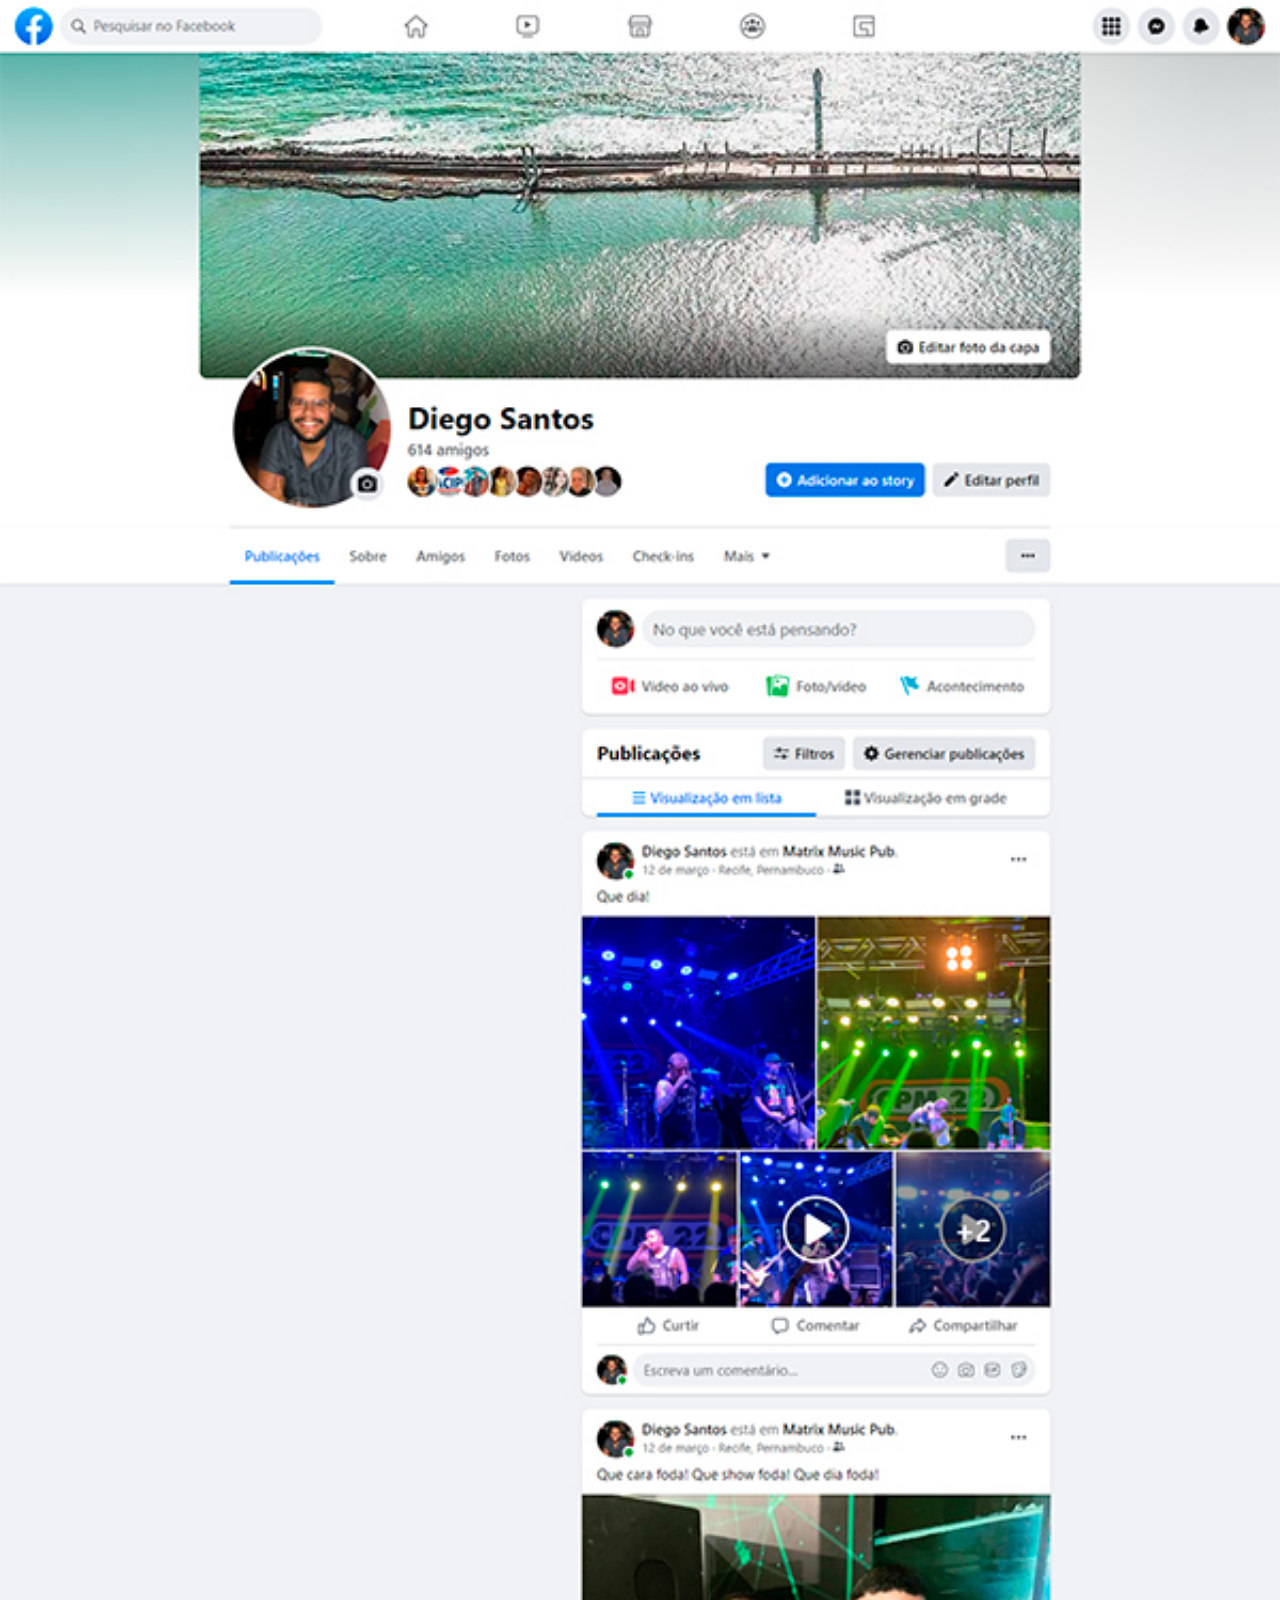
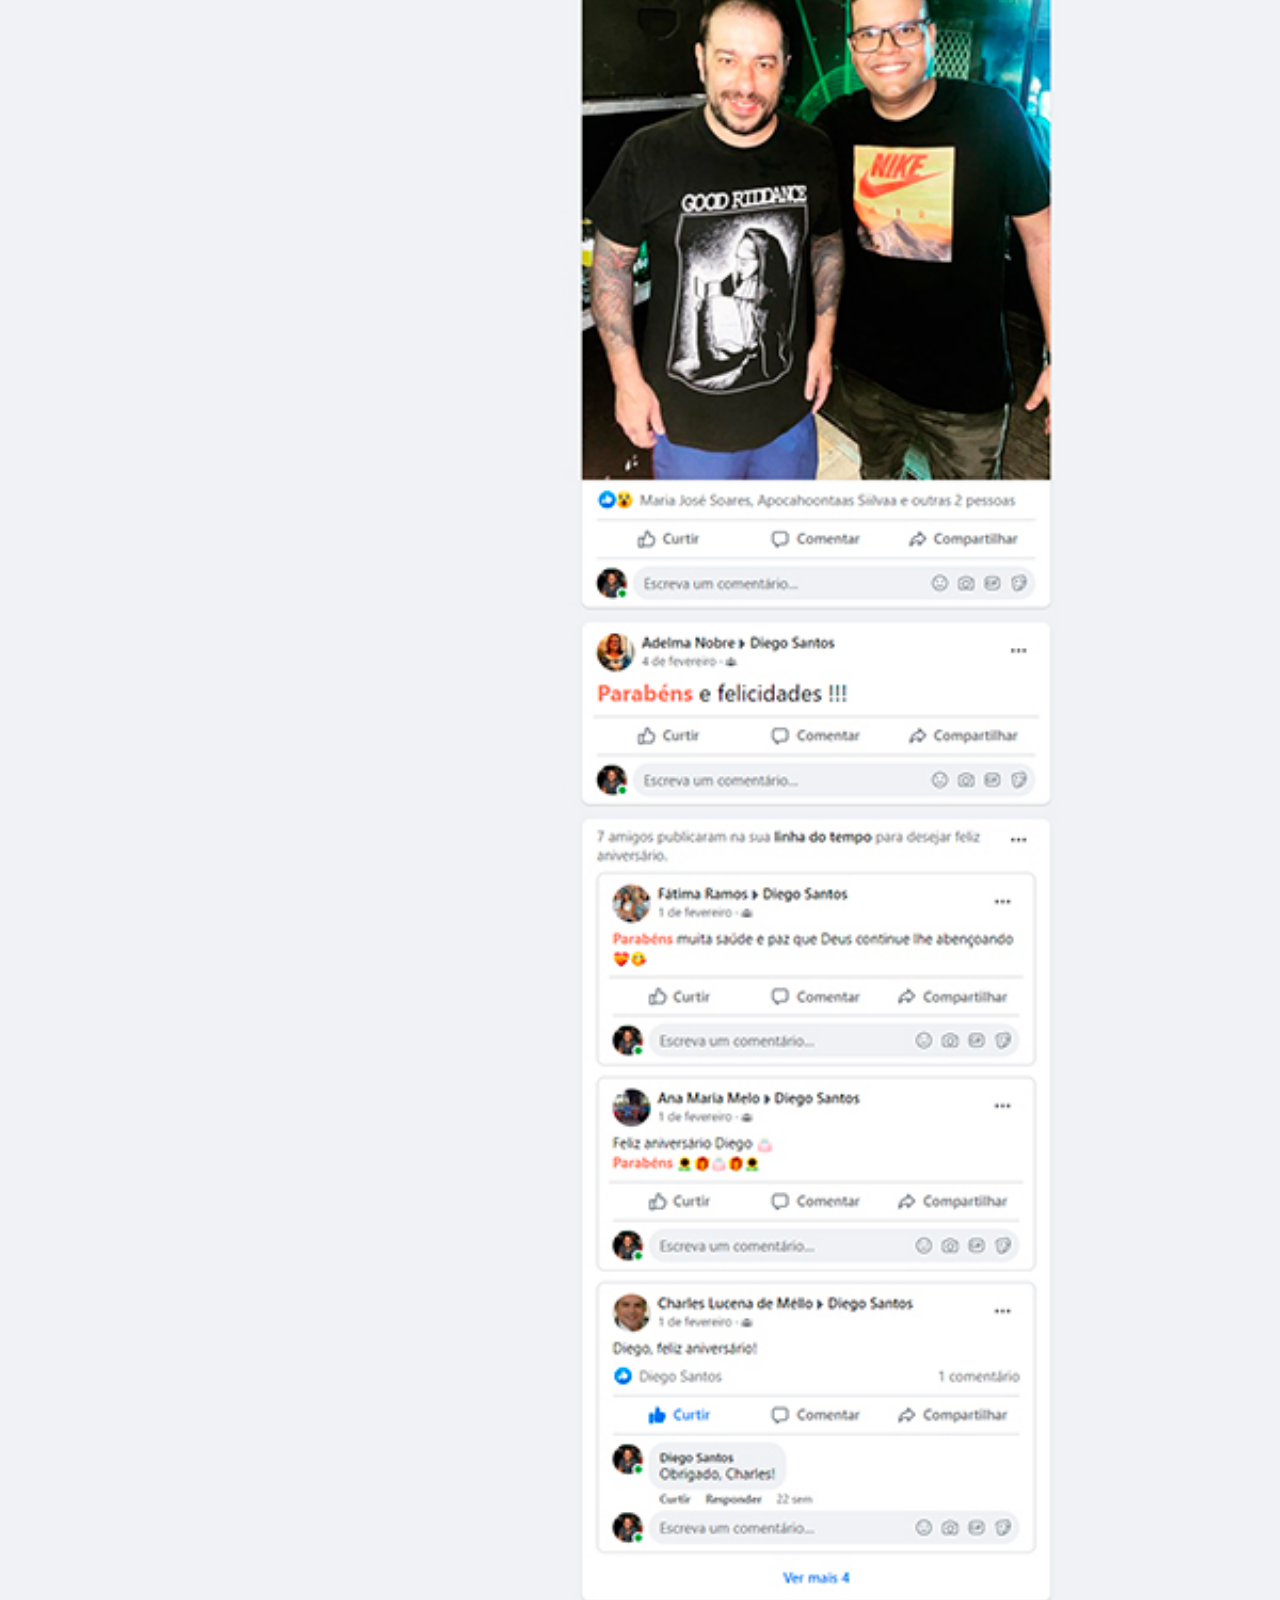
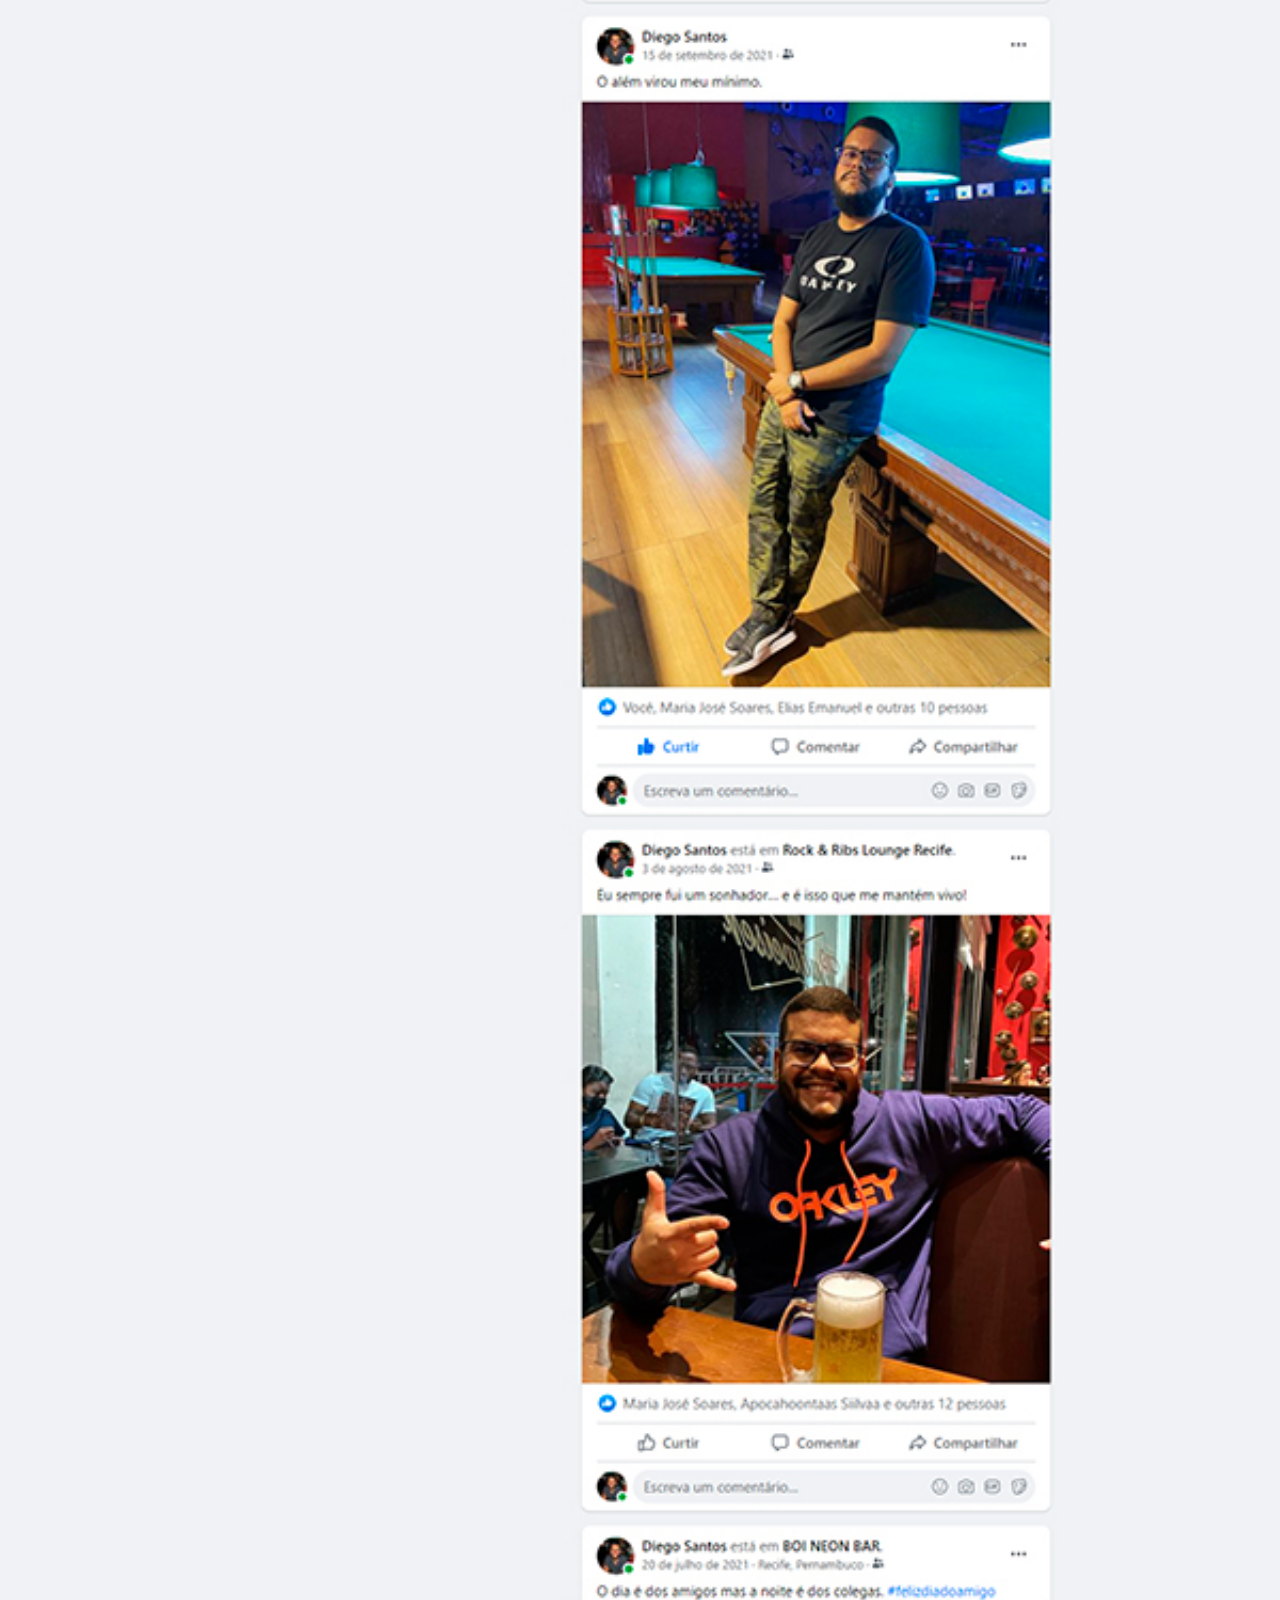
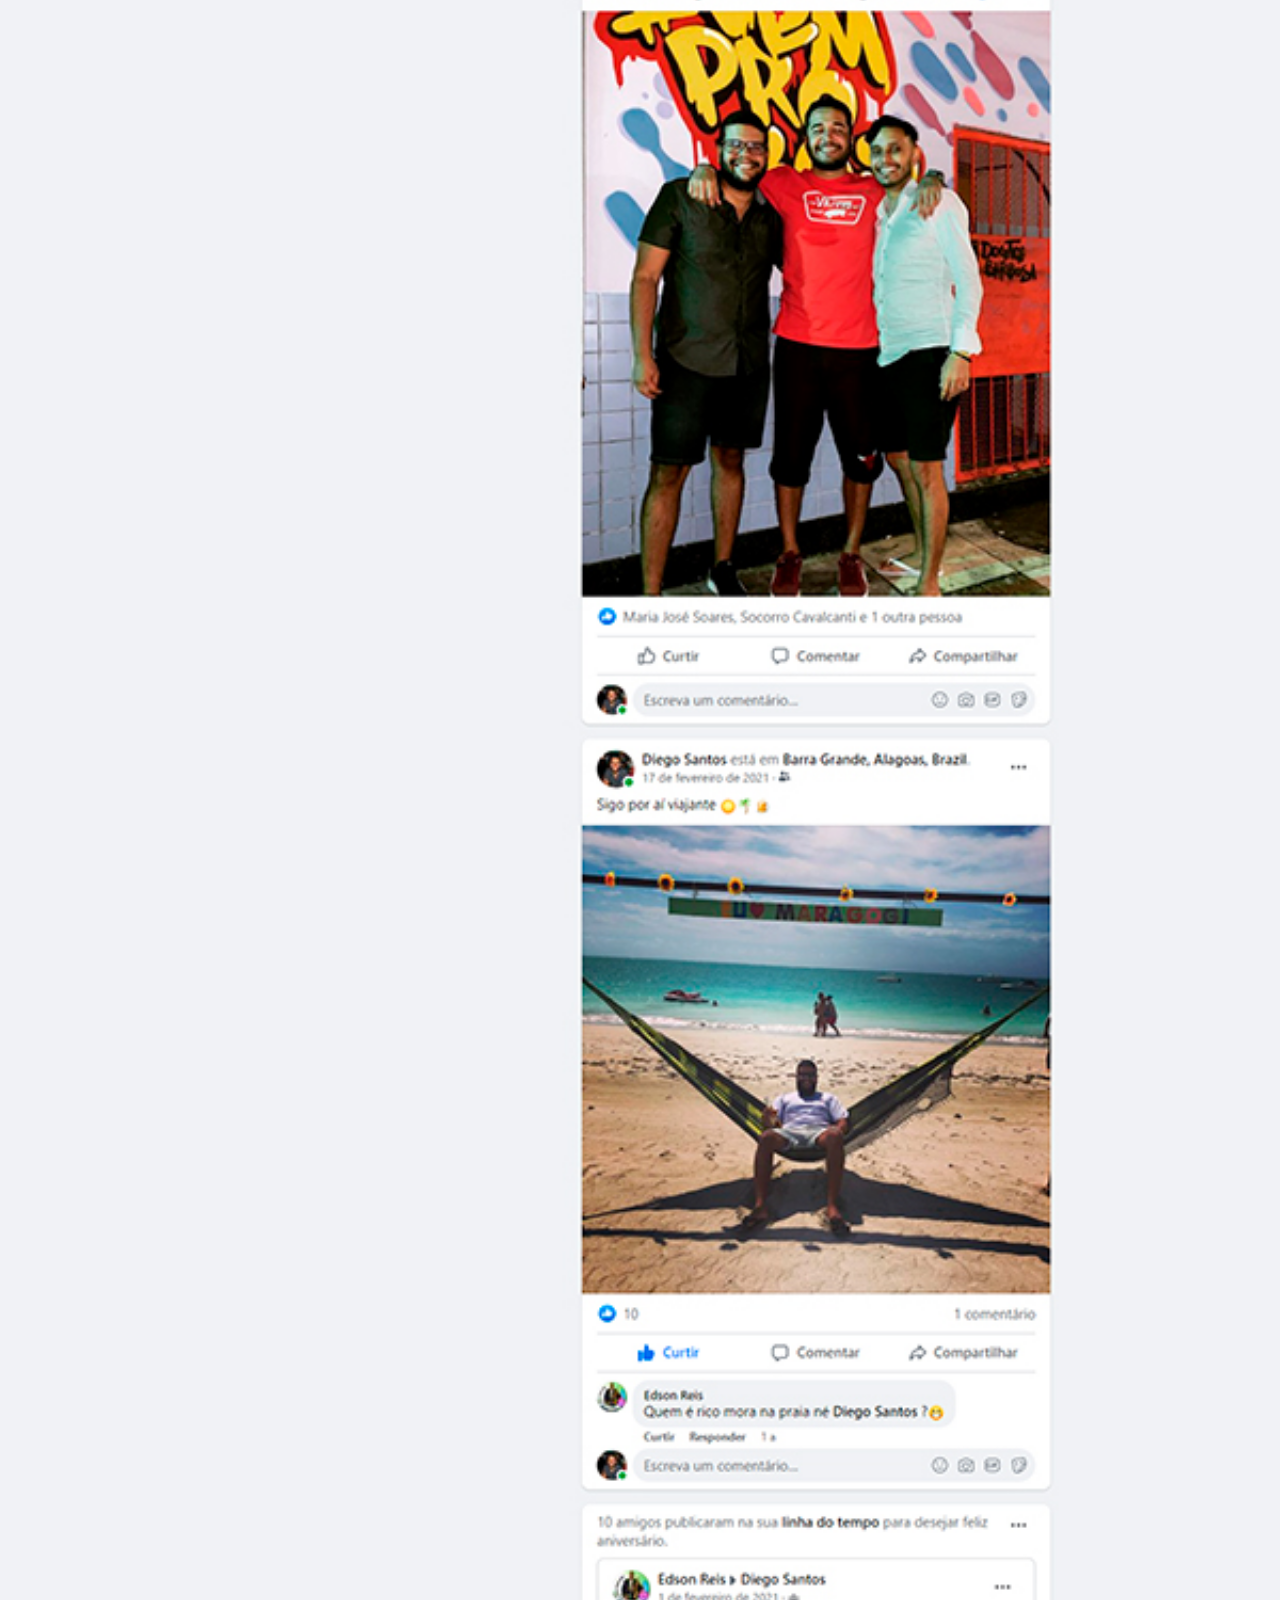
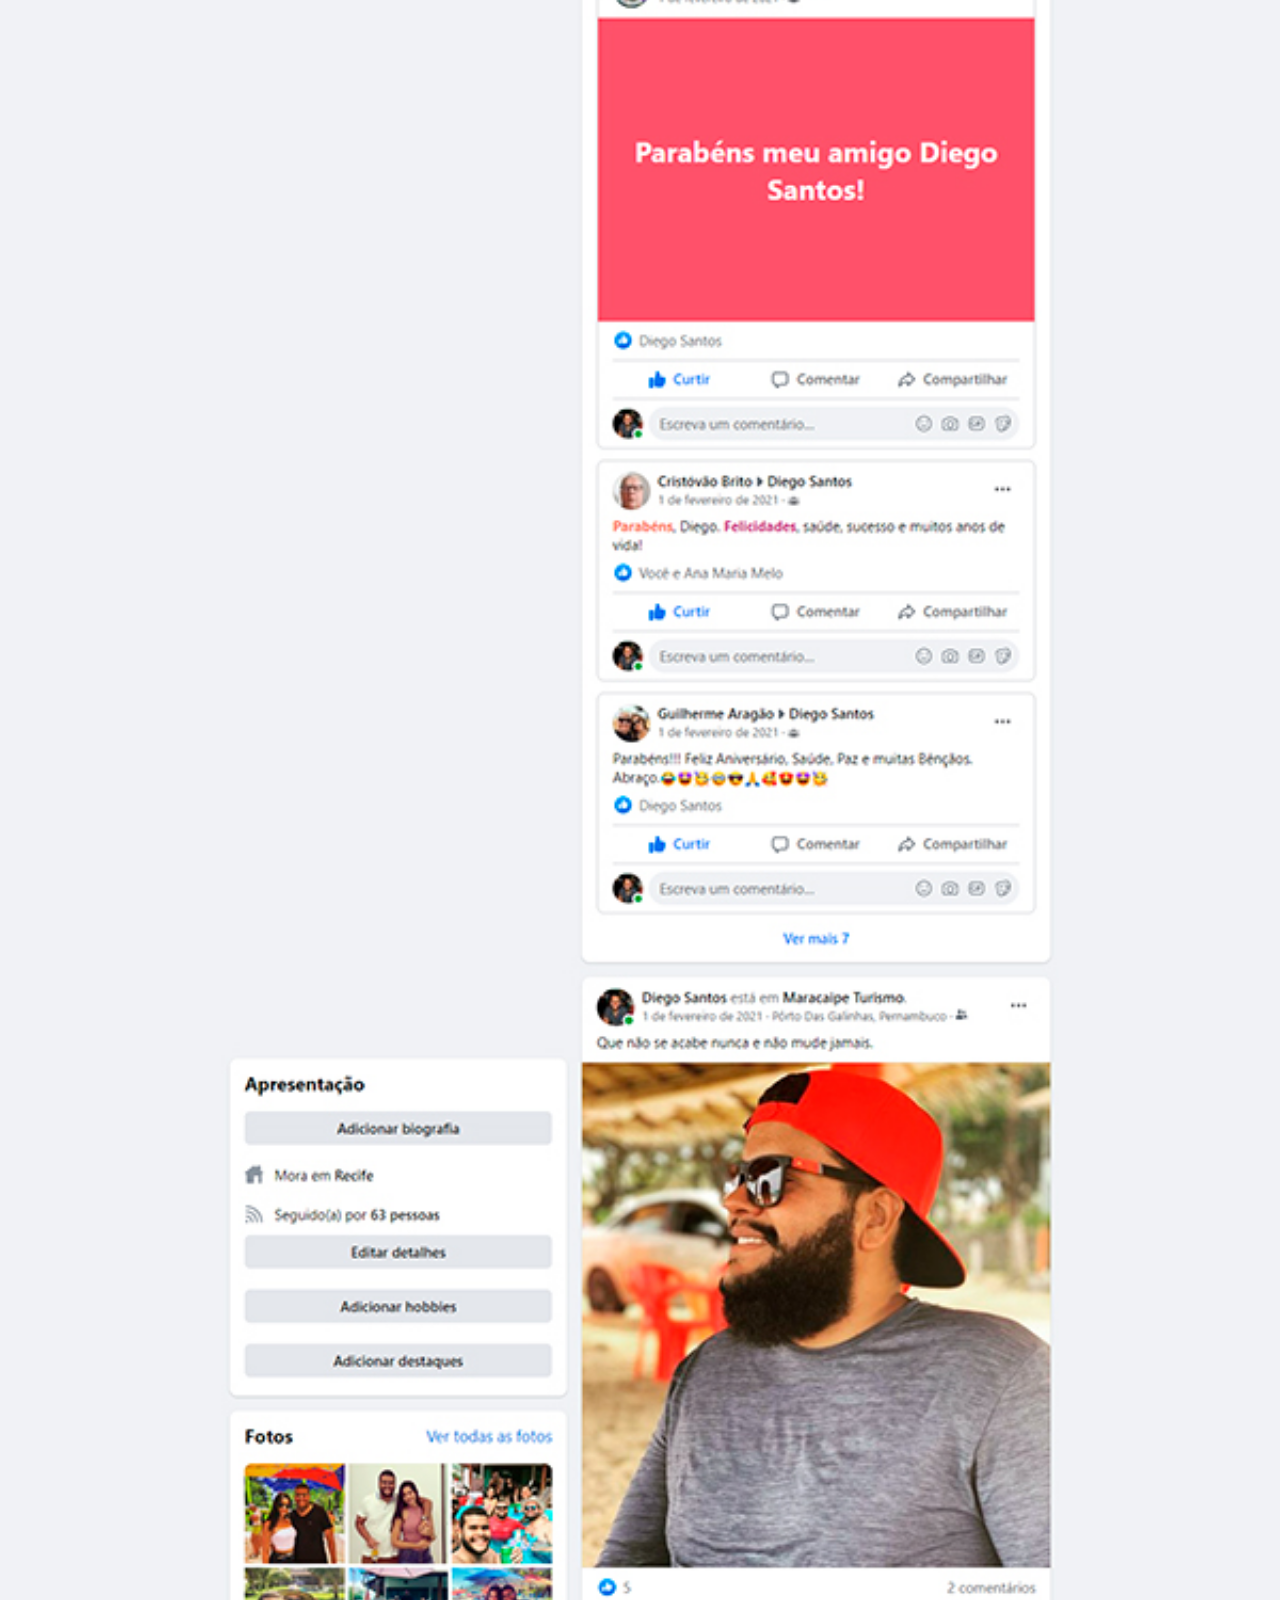
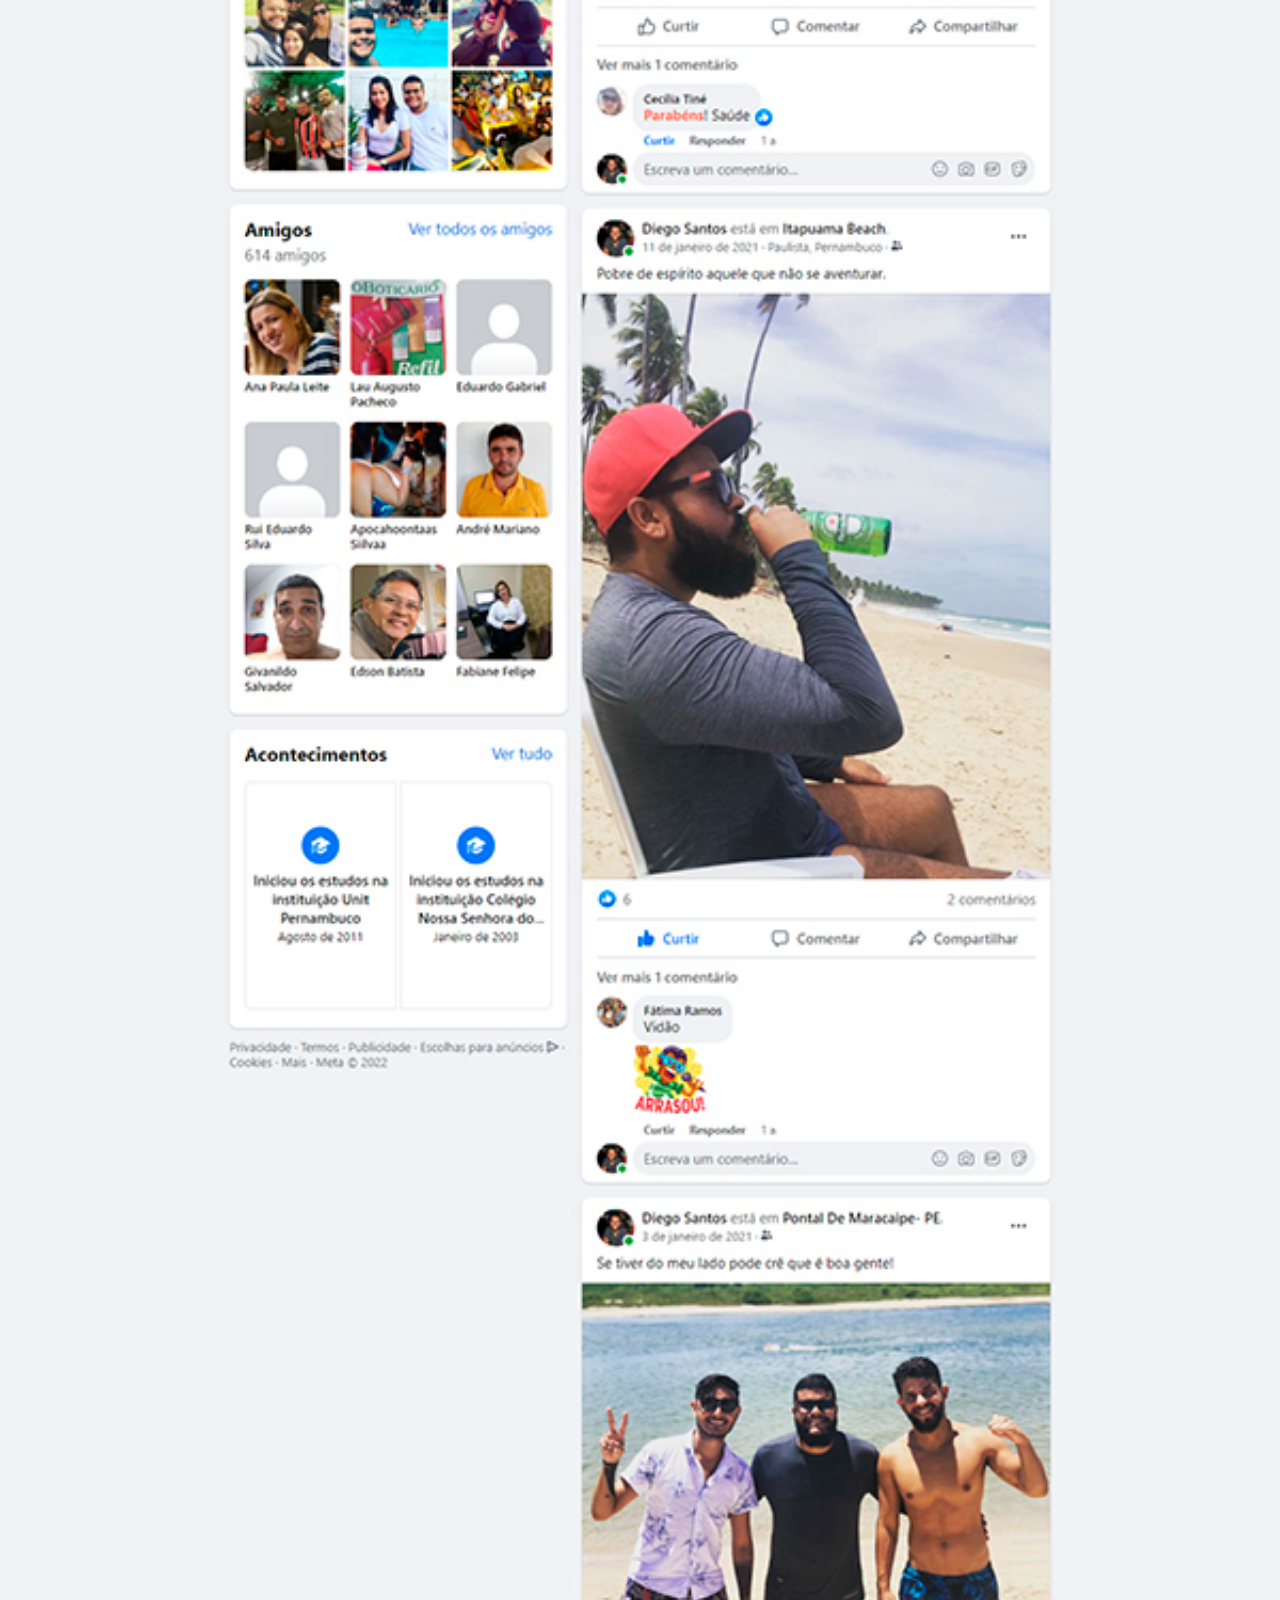
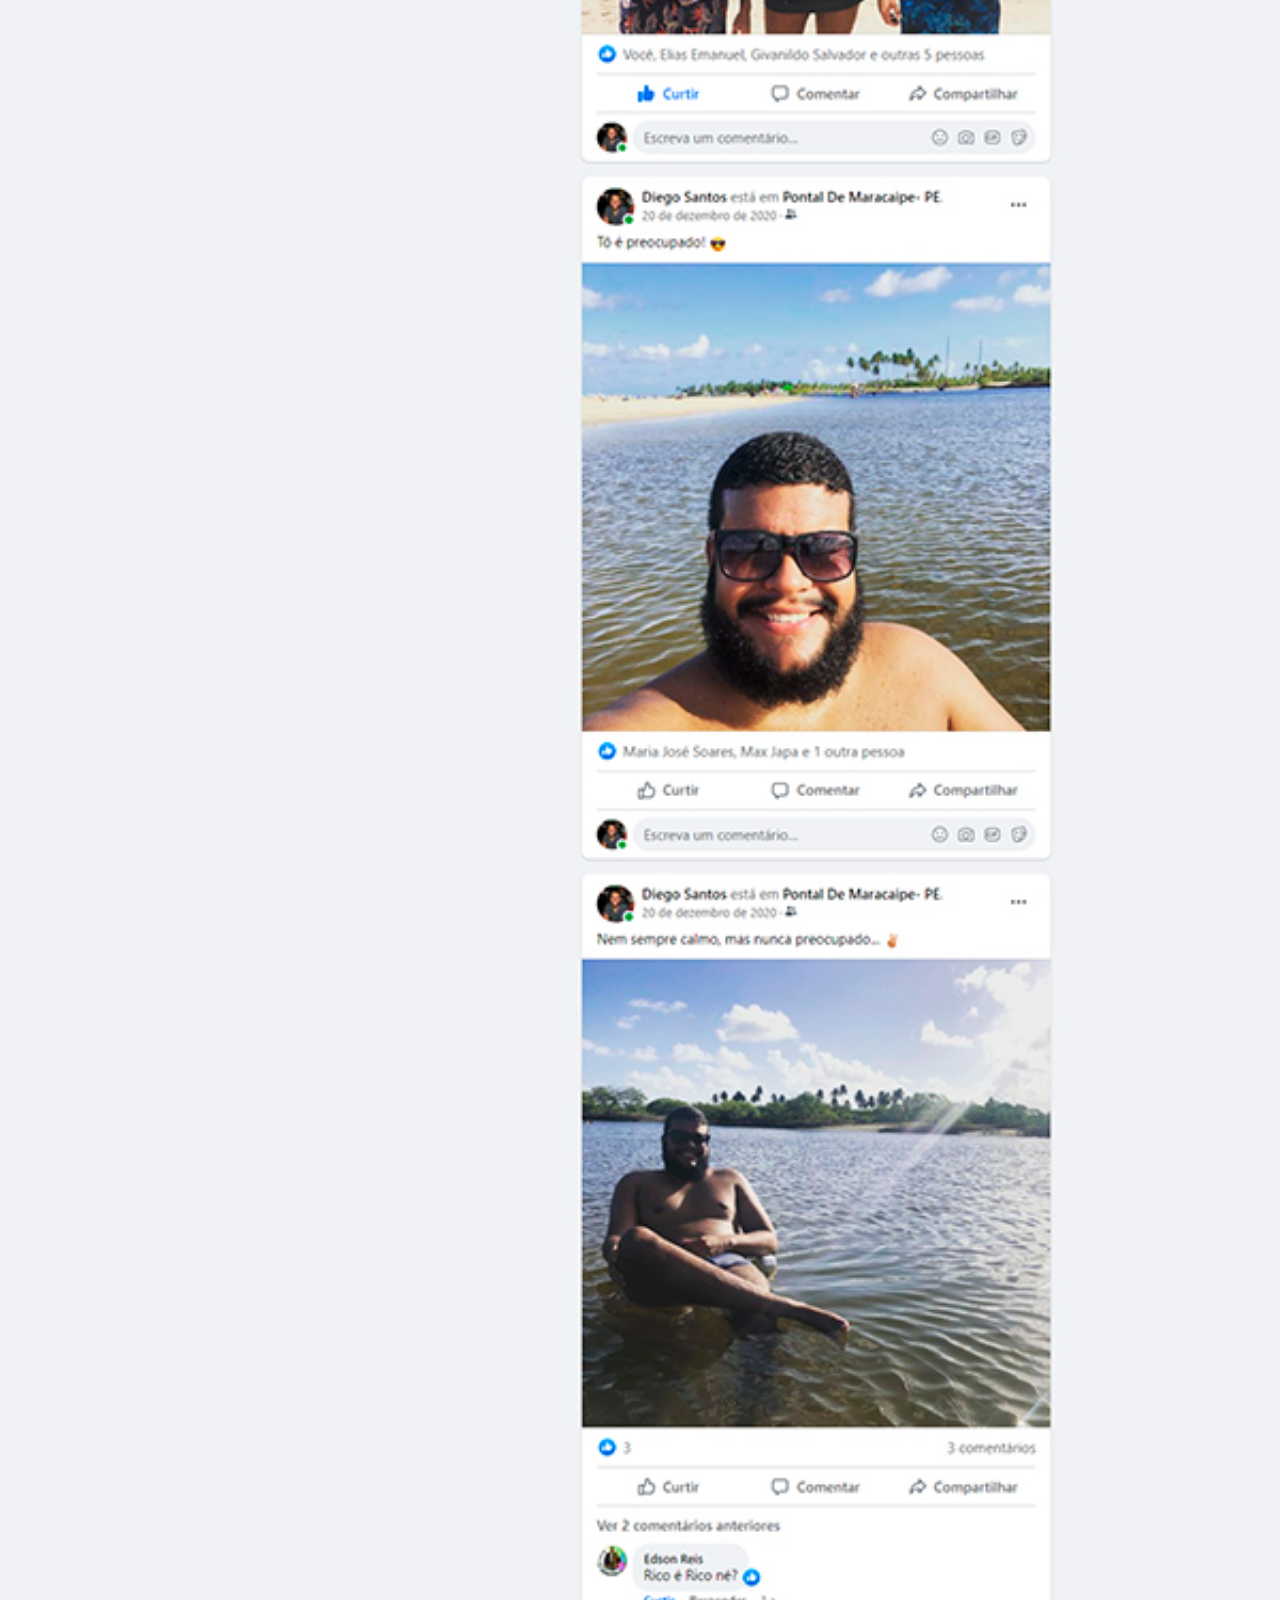
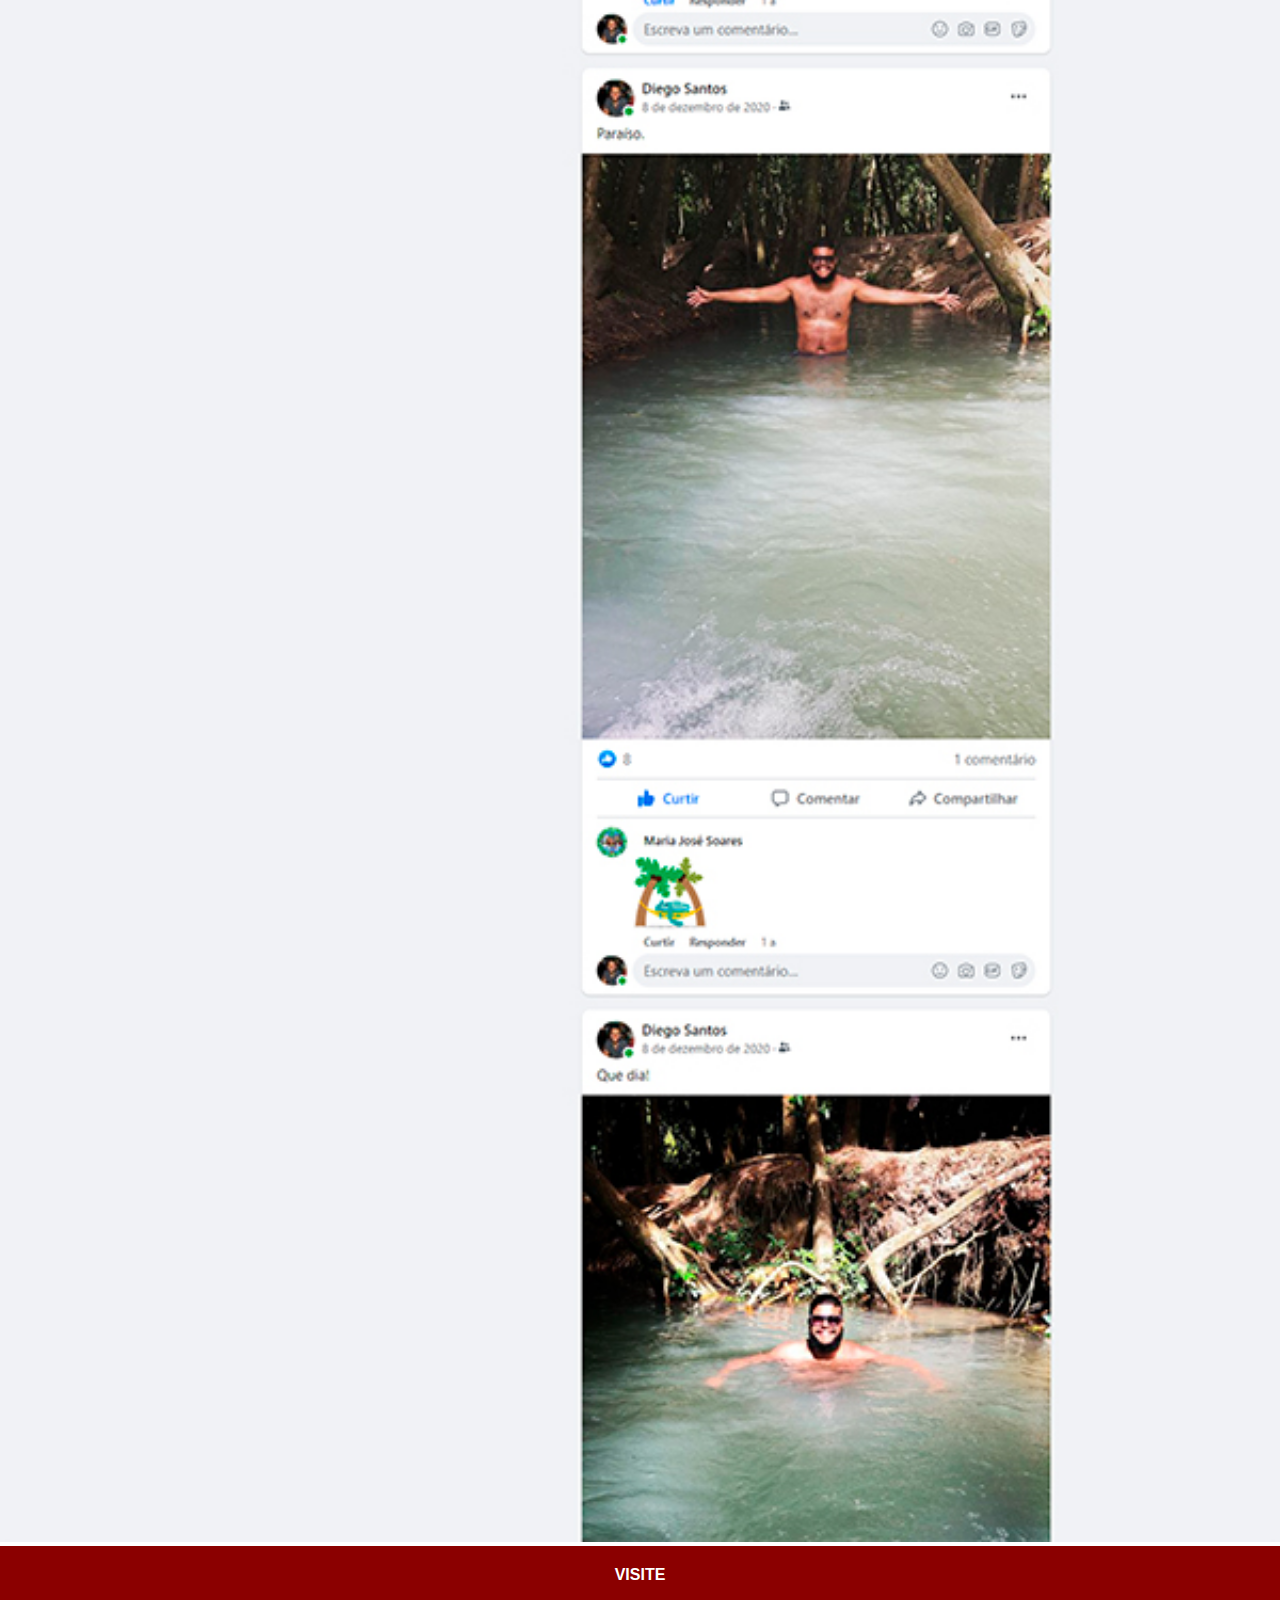
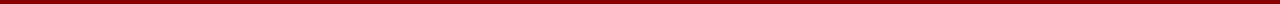
<file: facebook.html>
<!DOCTYPE html>
<html lang="pt-br">
<head>
    <meta charset="UTF-8">
    <meta http-equiv="X-UA-Compatible" content="IE=edge">
    <meta name="viewport" content="width=device-width, initial-scale=1.0">
    <link rel="stylesheet" href="sociais.css">
    <title>Document</title>
</head>
<body>
    <img src="imagens/tela-facebook-diego.jpg" alt="Facebook">
    <a href="https://www.facebook.com/Diego.M.Santos07" target="_blank">VISITE</a>
    
</body>
</html>
</file>
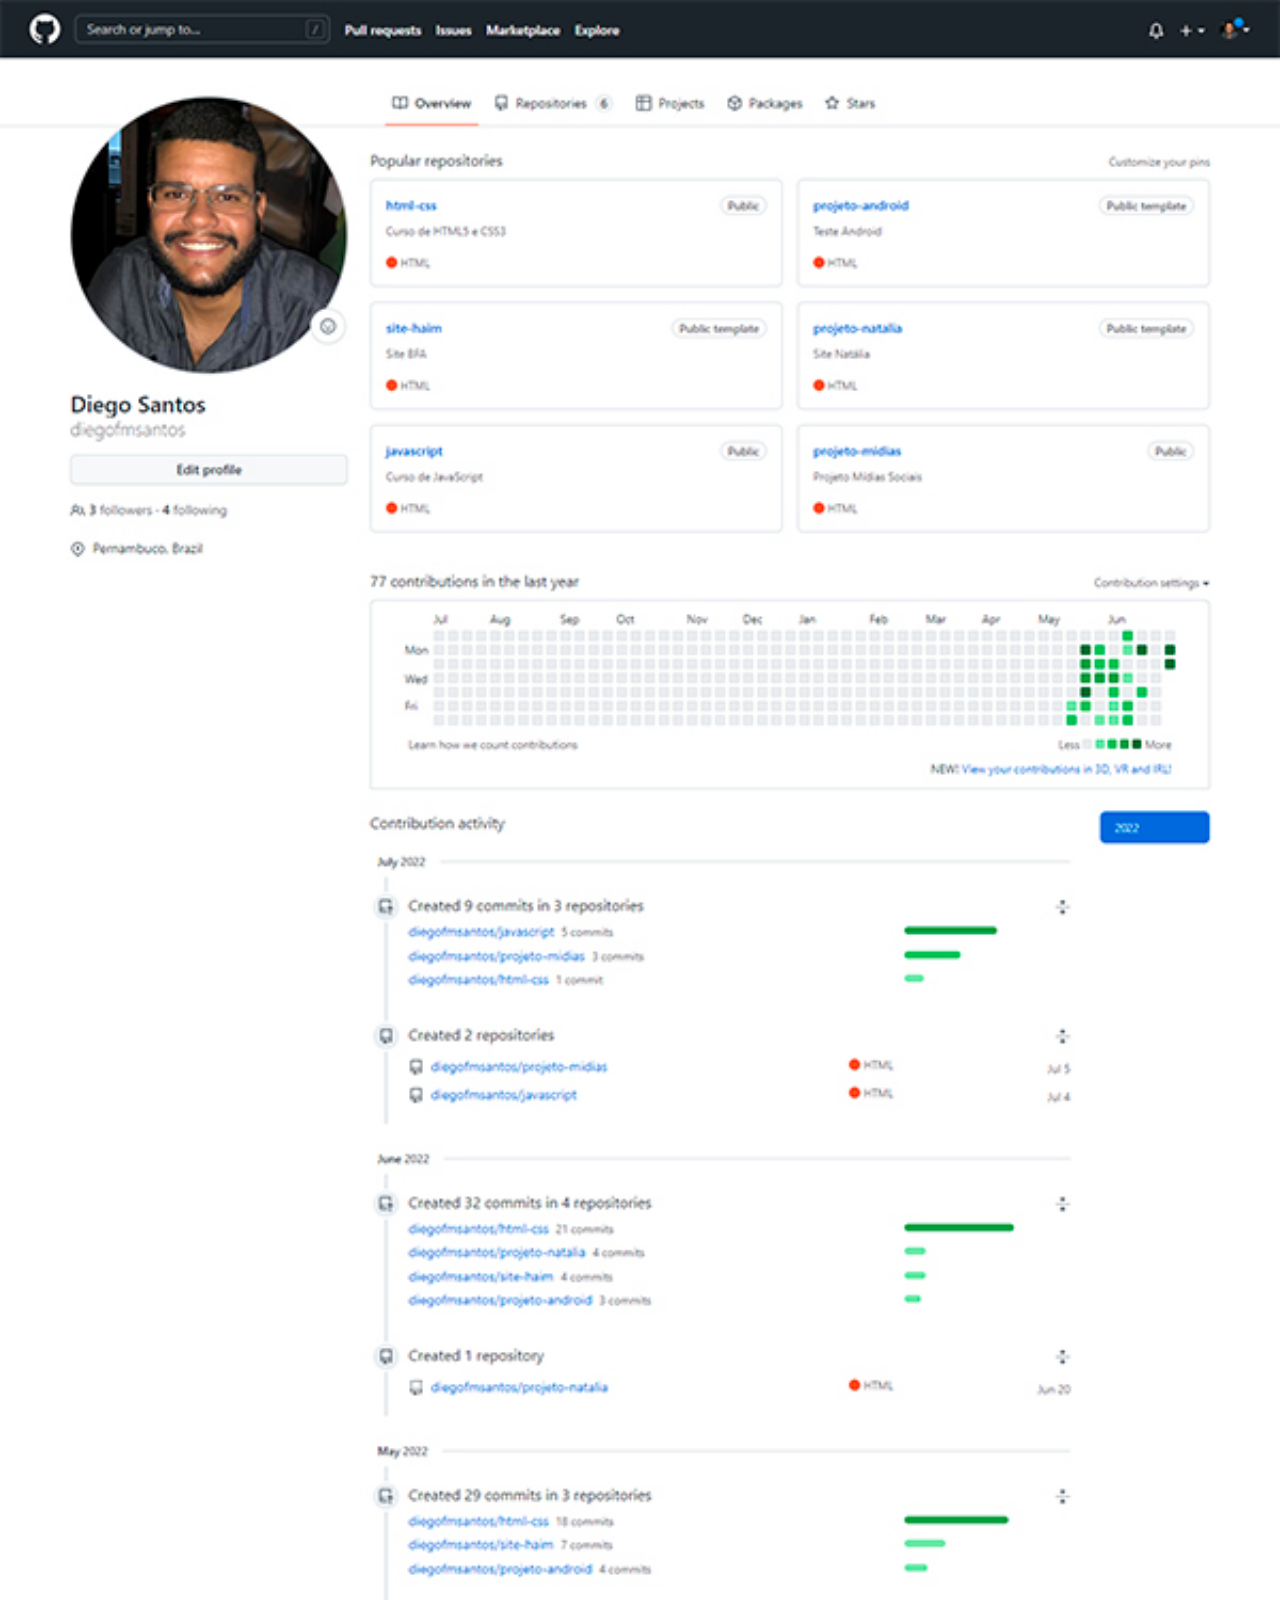
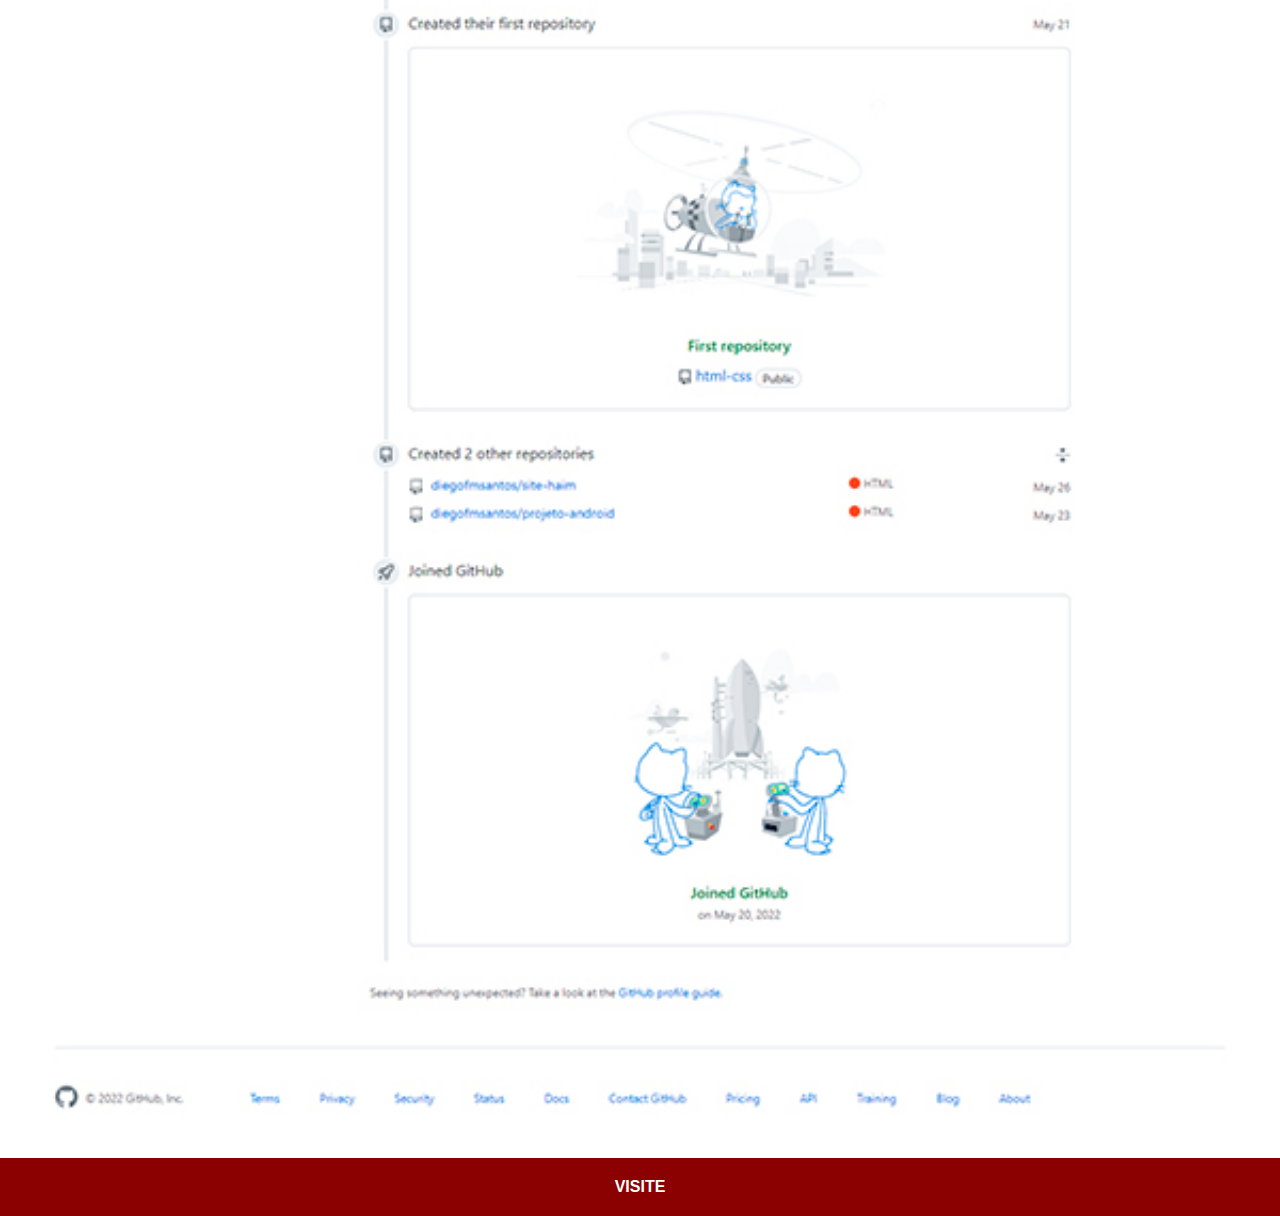
<file: github.html>
<!DOCTYPE html>
<html lang="pt-br">
<head>
    <meta charset="UTF-8">
    <meta http-equiv="X-UA-Compatible" content="IE=edge">
    <meta name="viewport" content="width=device-width, initial-scale=1.0">
    <link rel="stylesheet" href="sociais.css">
    <title>Document</title>
</head>
<body>
    <img src="imagens/tela-github-diego.jpg" alt="GitHub">
    <a href="https://github.com/diegofmsantos?tab=repositories" target="_blank">VISITE</a>
    
</body>
</html>
</file>
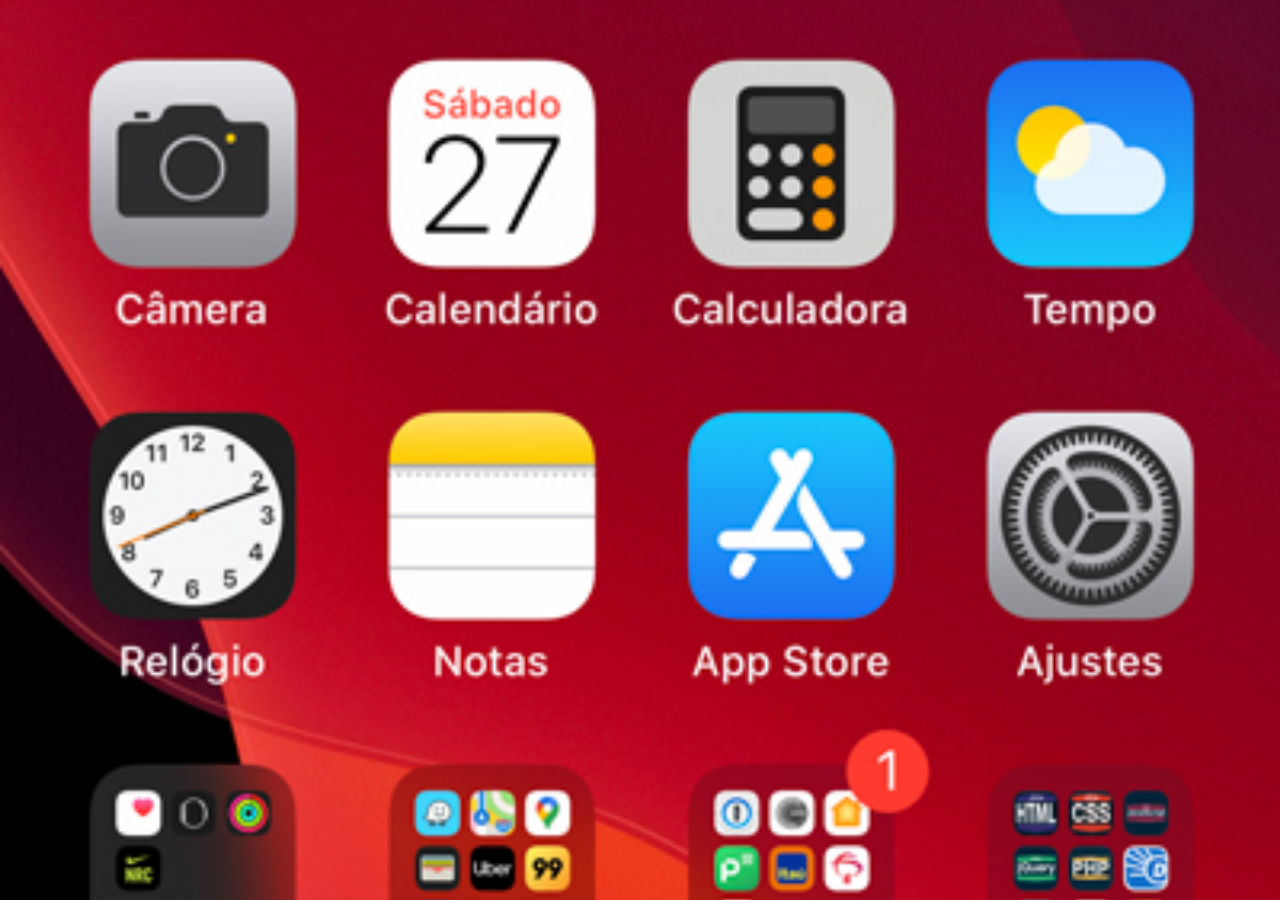
<file: home.html>
<!DOCTYPE html>
<html lang="pt-br">
<head>
    <meta charset="UTF-8">
    <meta http-equiv="X-UA-Compatible" content="IE=edge">
    <meta name="viewport" content="width=device-width, initial-scale=1.0">
    <title>Home</title>
</head>
<style>
    * {
        margin: 0px;
        padding: 0px;
    }

    body {
        width: 100vw;
        height: 100vh;
        background: black url('imagens/tela-home.jpg') no-repeat top center;
        background-size: cover;
    }
</style>
<body>
    
</body>
</html>
</file>
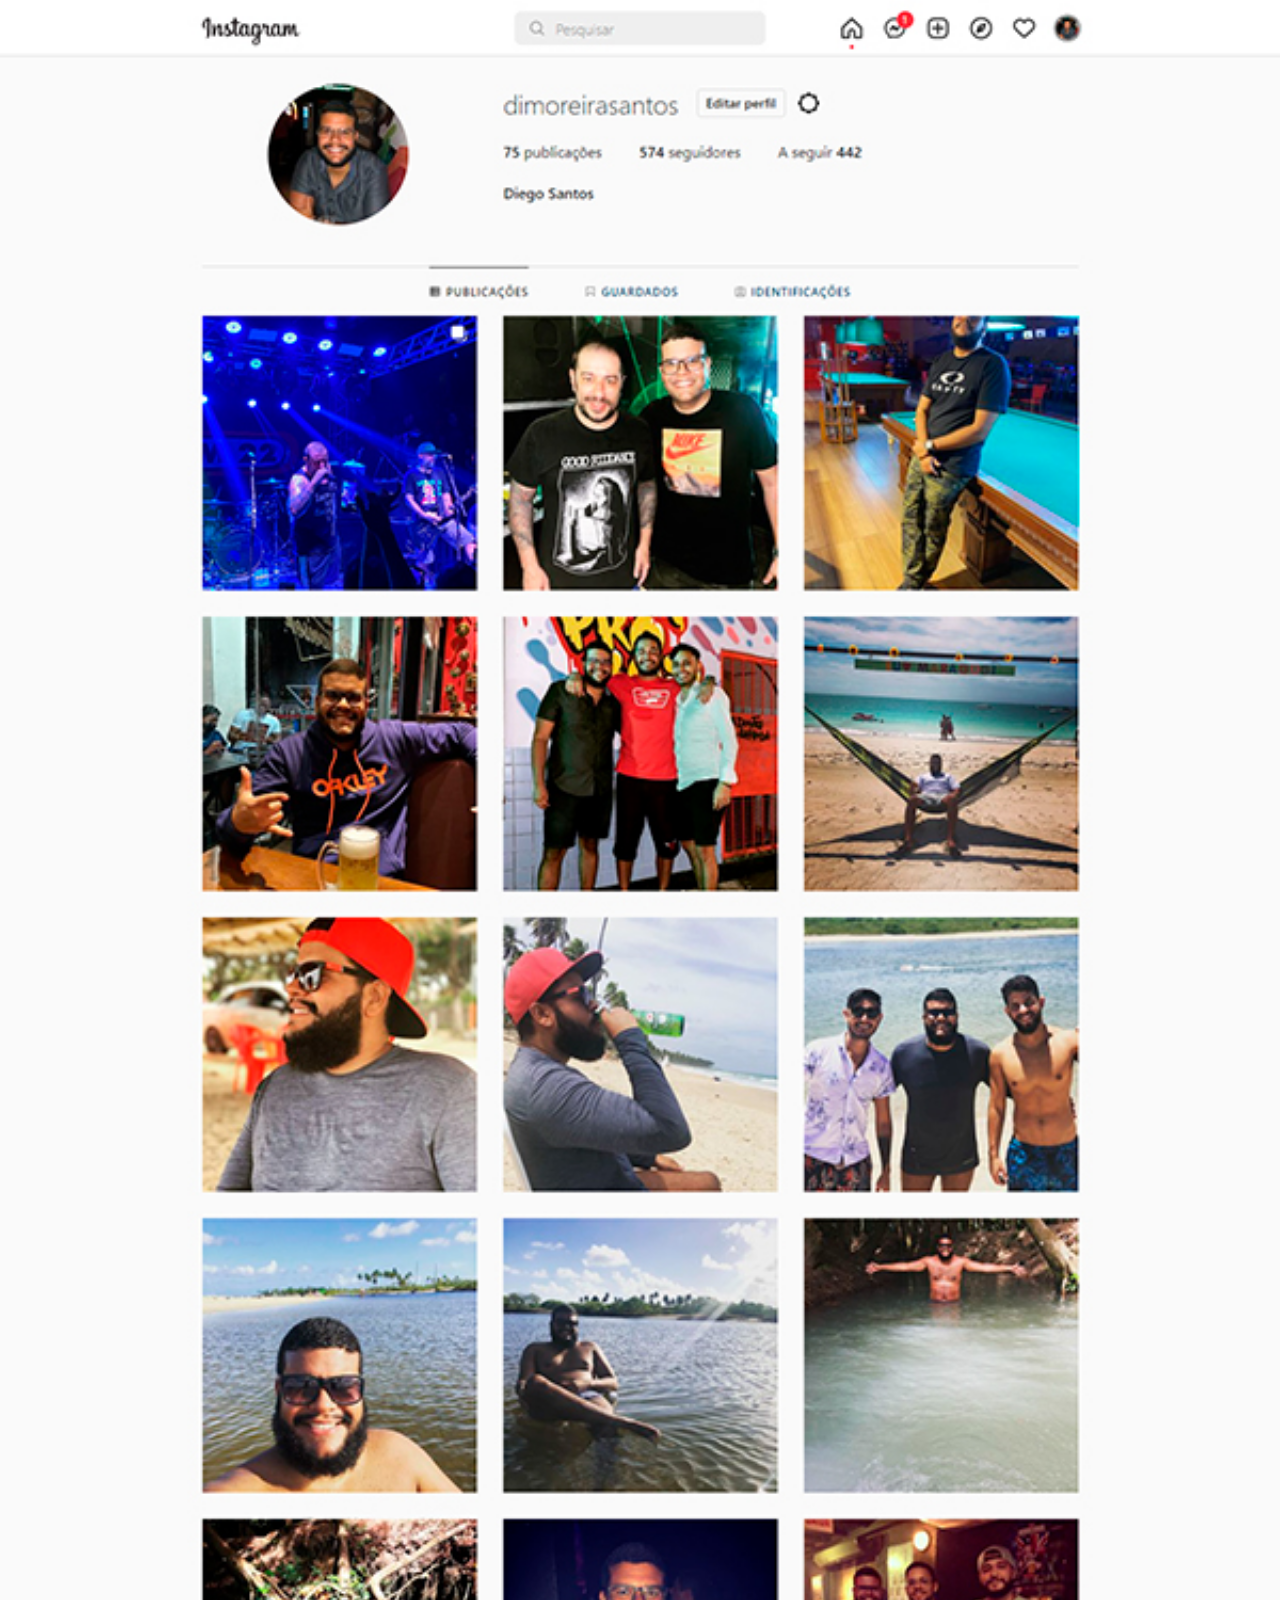
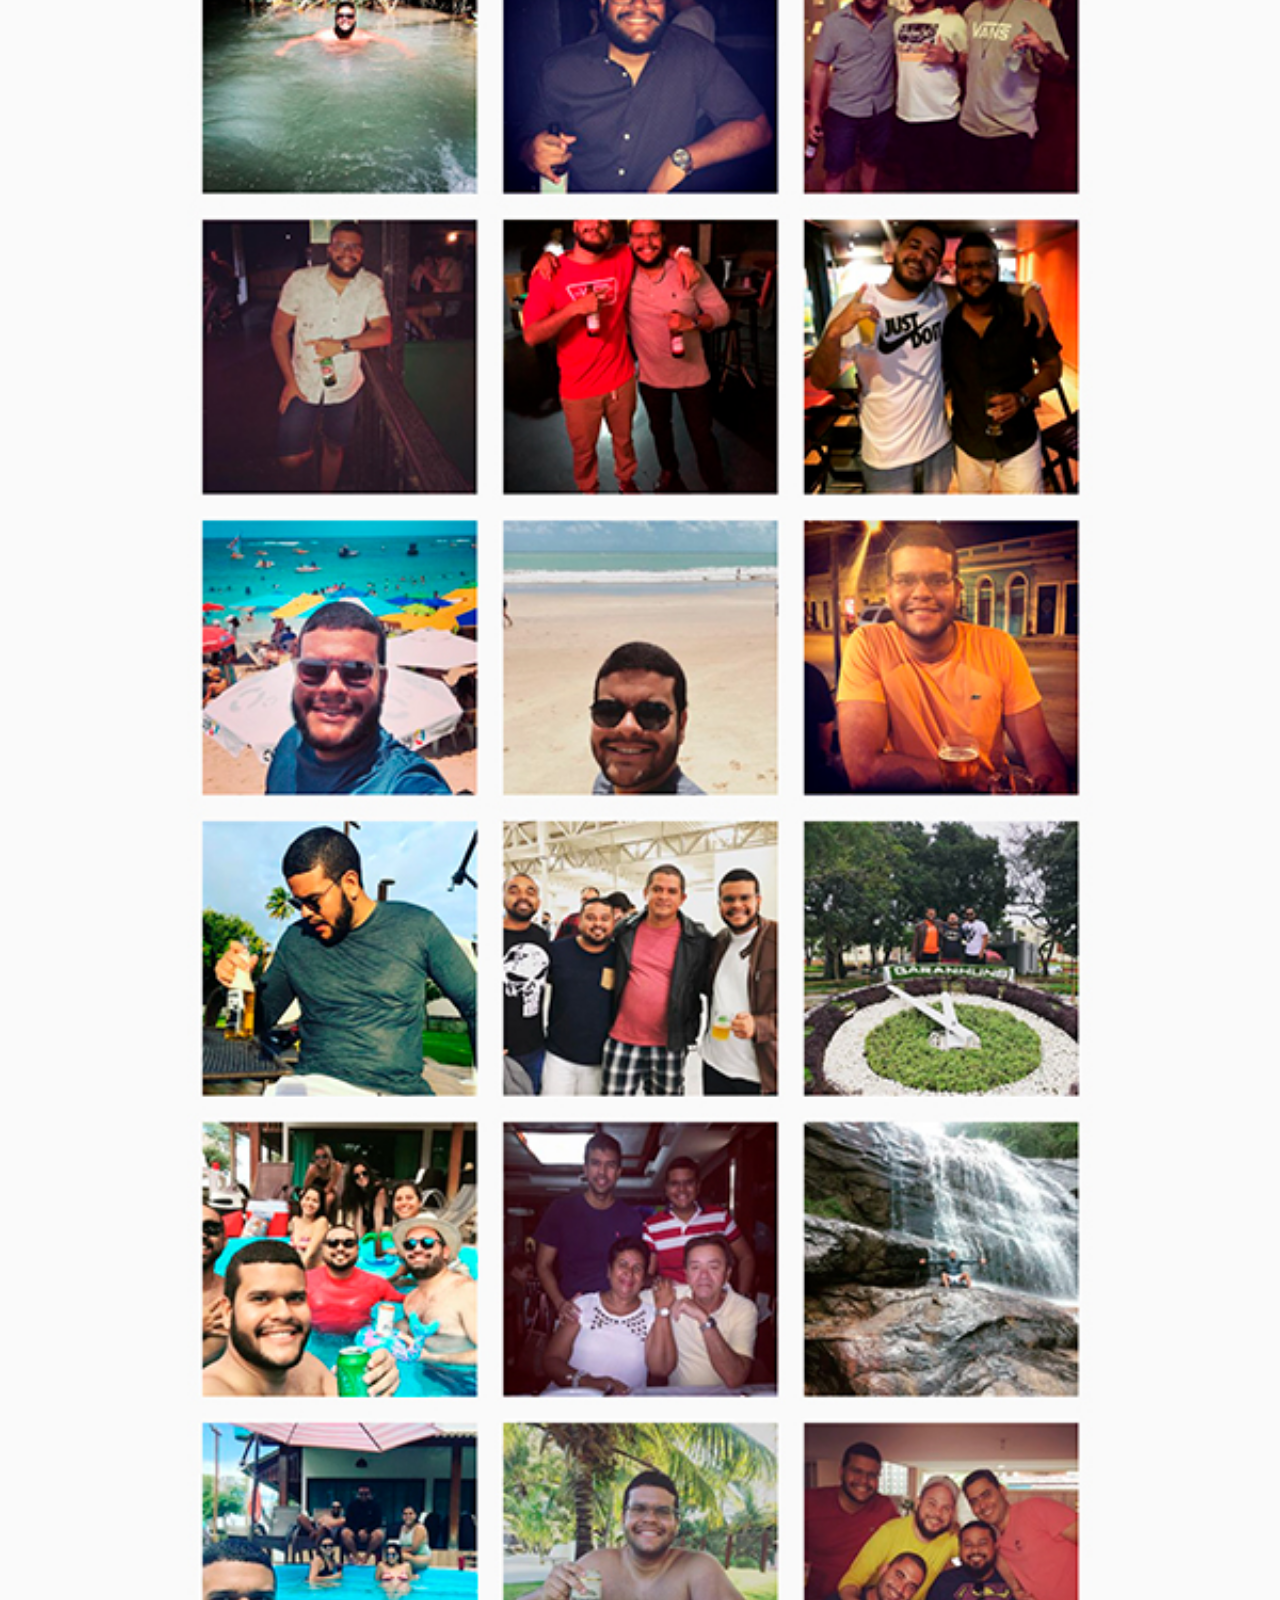
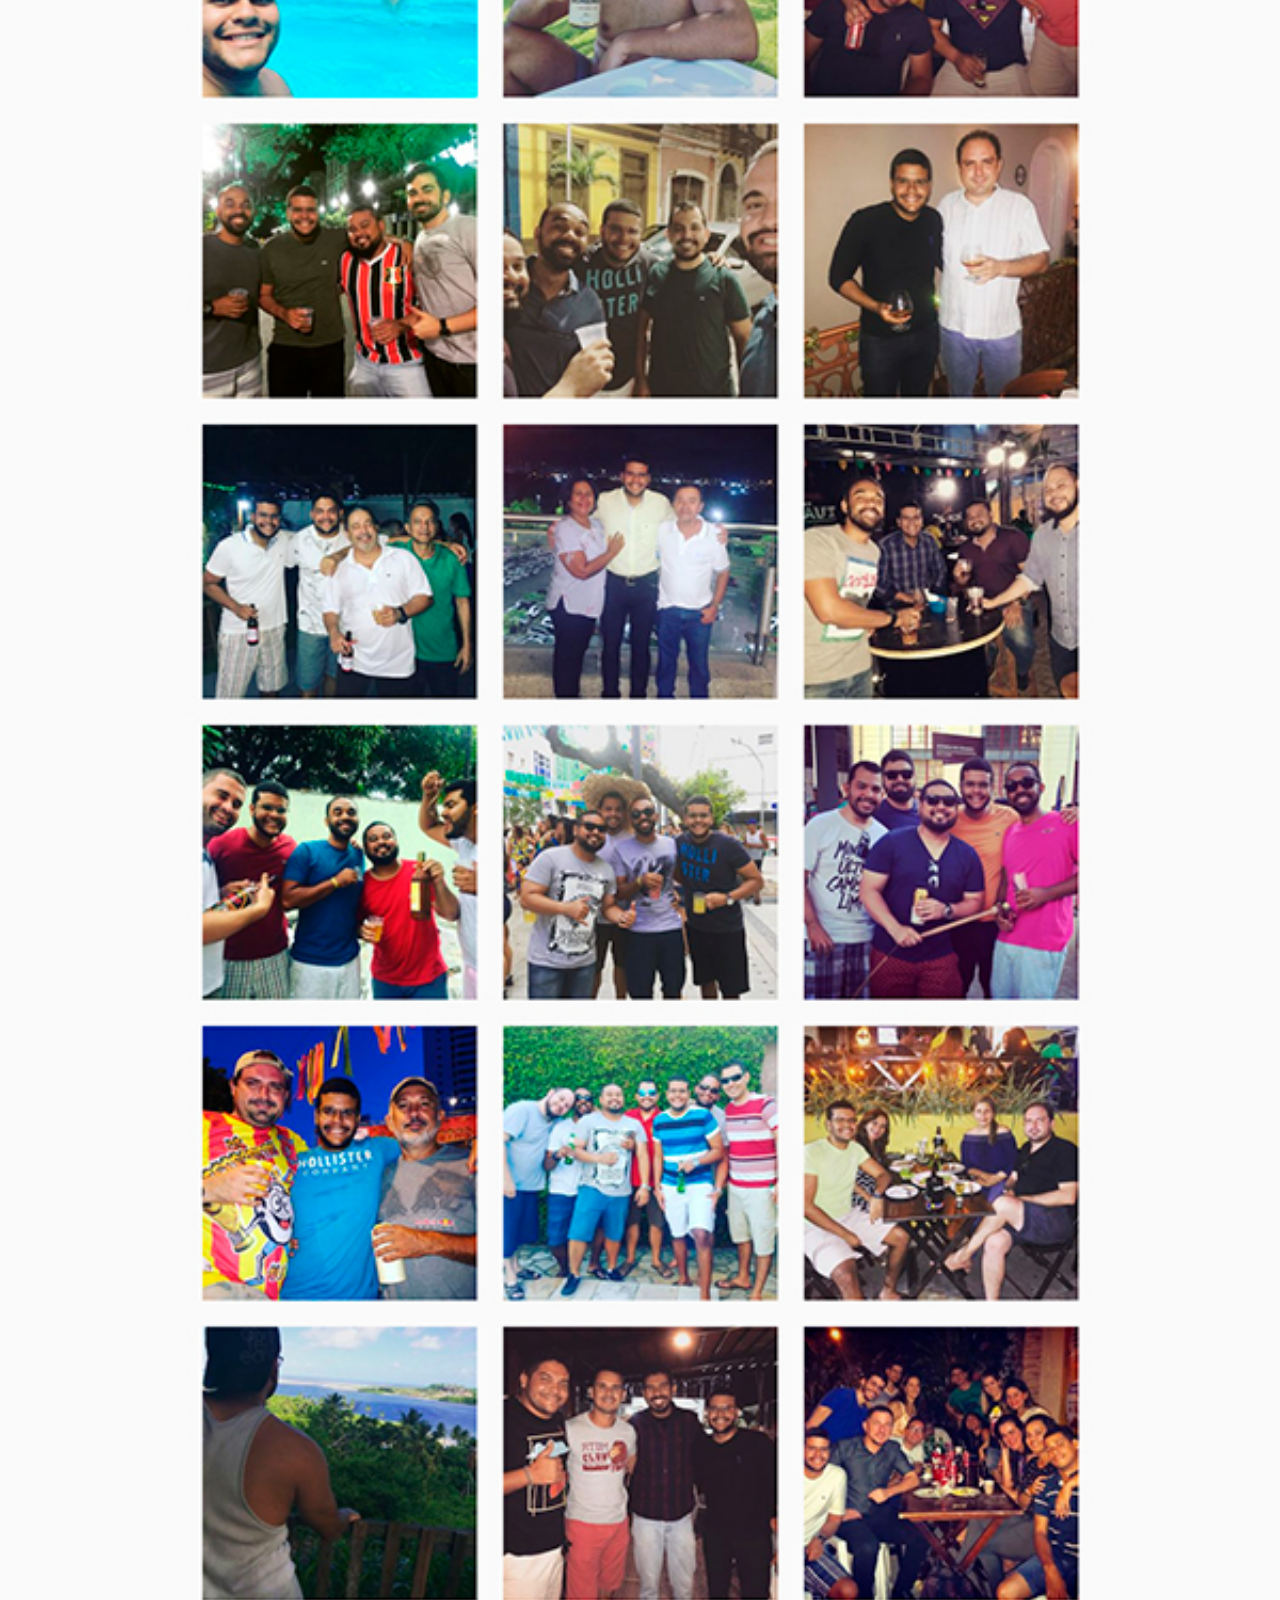
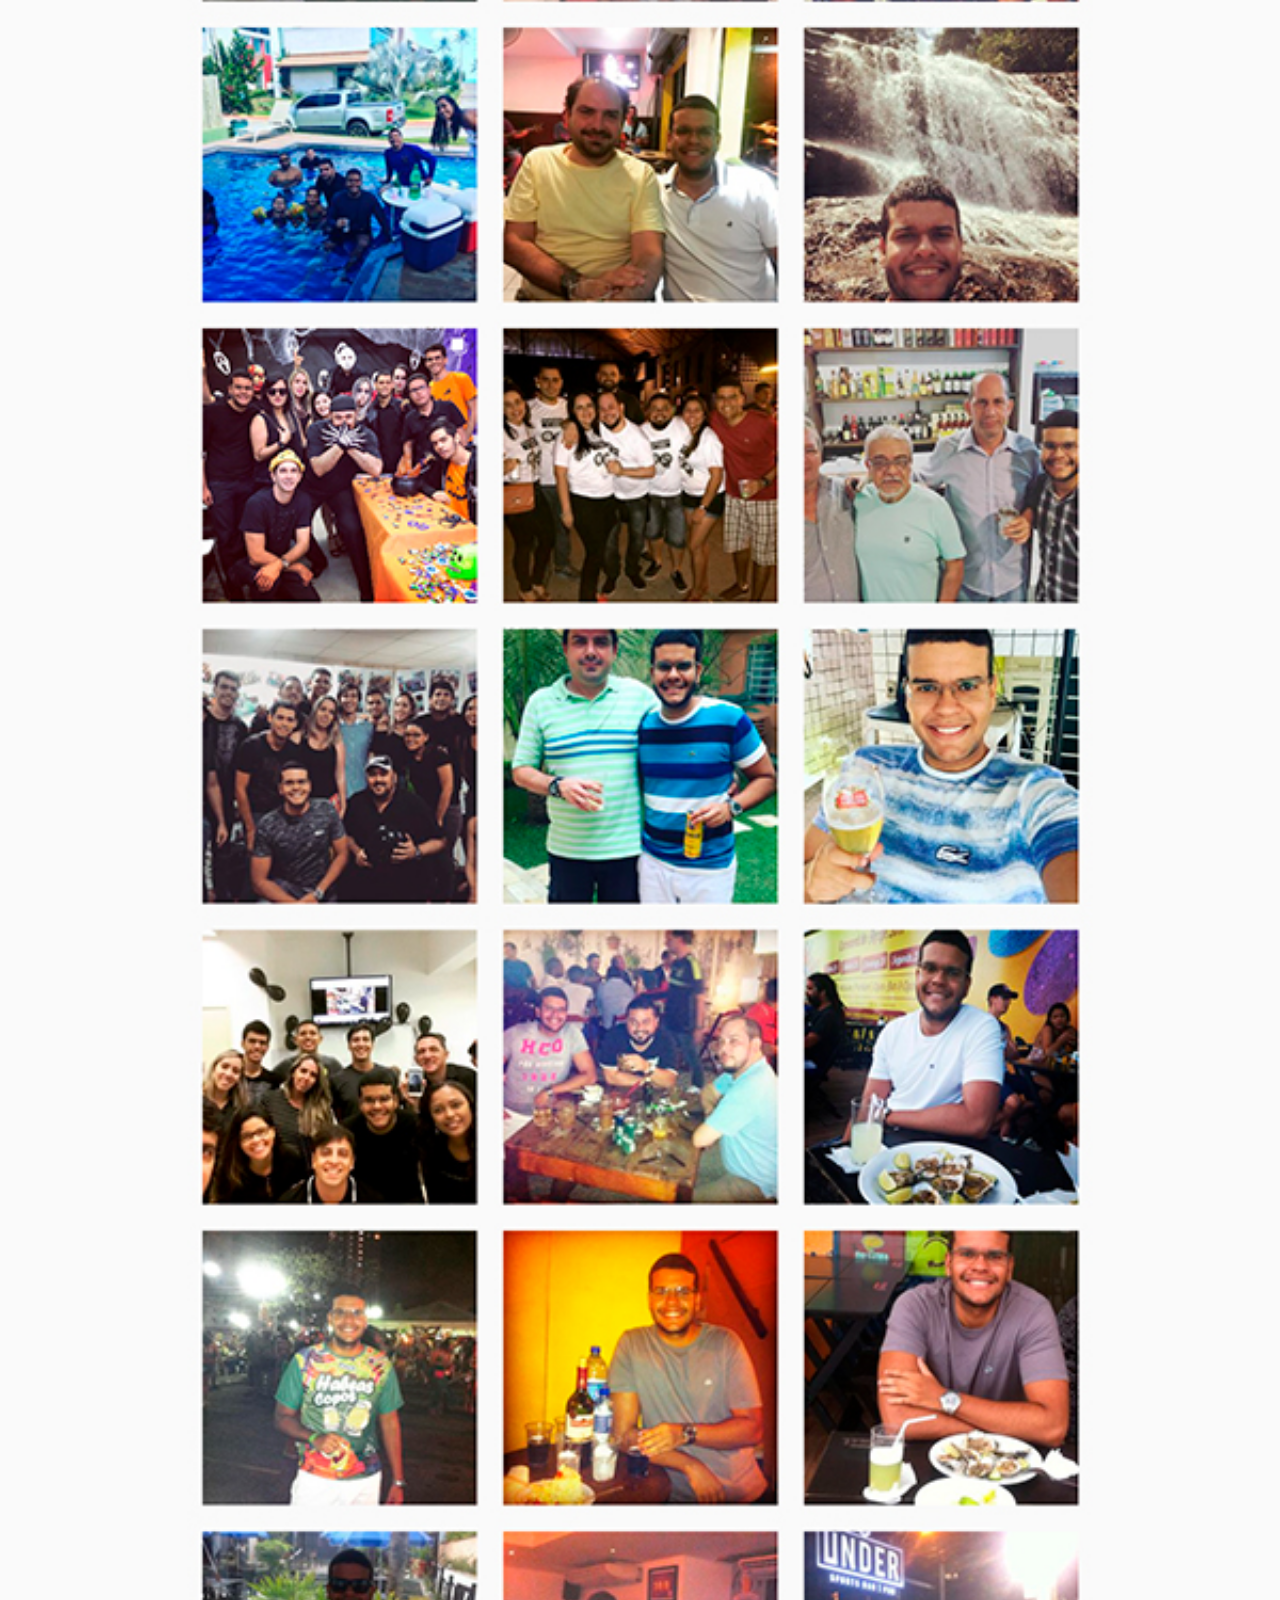
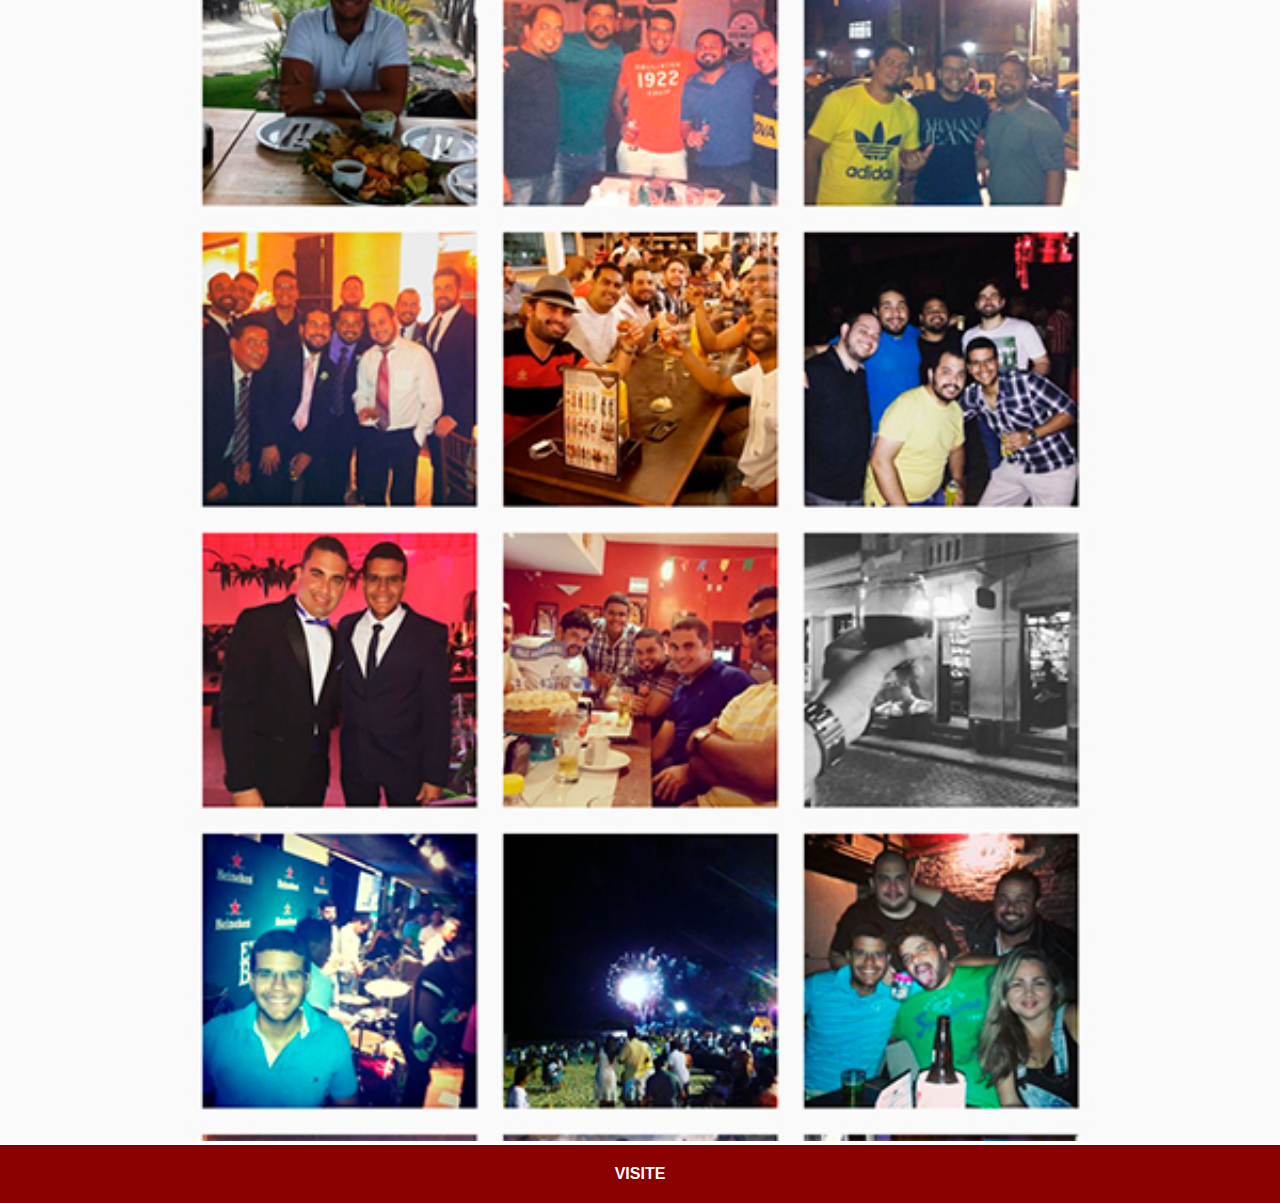
<file: instagram.html>
<!DOCTYPE html>
<html lang="pt-br">
<head>
    <meta charset="UTF-8">
    <meta http-equiv="X-UA-Compatible" content="IE=edge">
    <meta name="viewport" content="width=device-width, initial-scale=1.0">
    <link rel="stylesheet" href="sociais.css">
    <title>Document</title>
</head>
<body>
    <img src="imagens/tela-instagram-diego.jpg" alt="Instagram">
    <a href="https://www.instagram.com/dimoreirasantos/" target="_blank">VISITE</a>
    
</body>
</html>
</file>
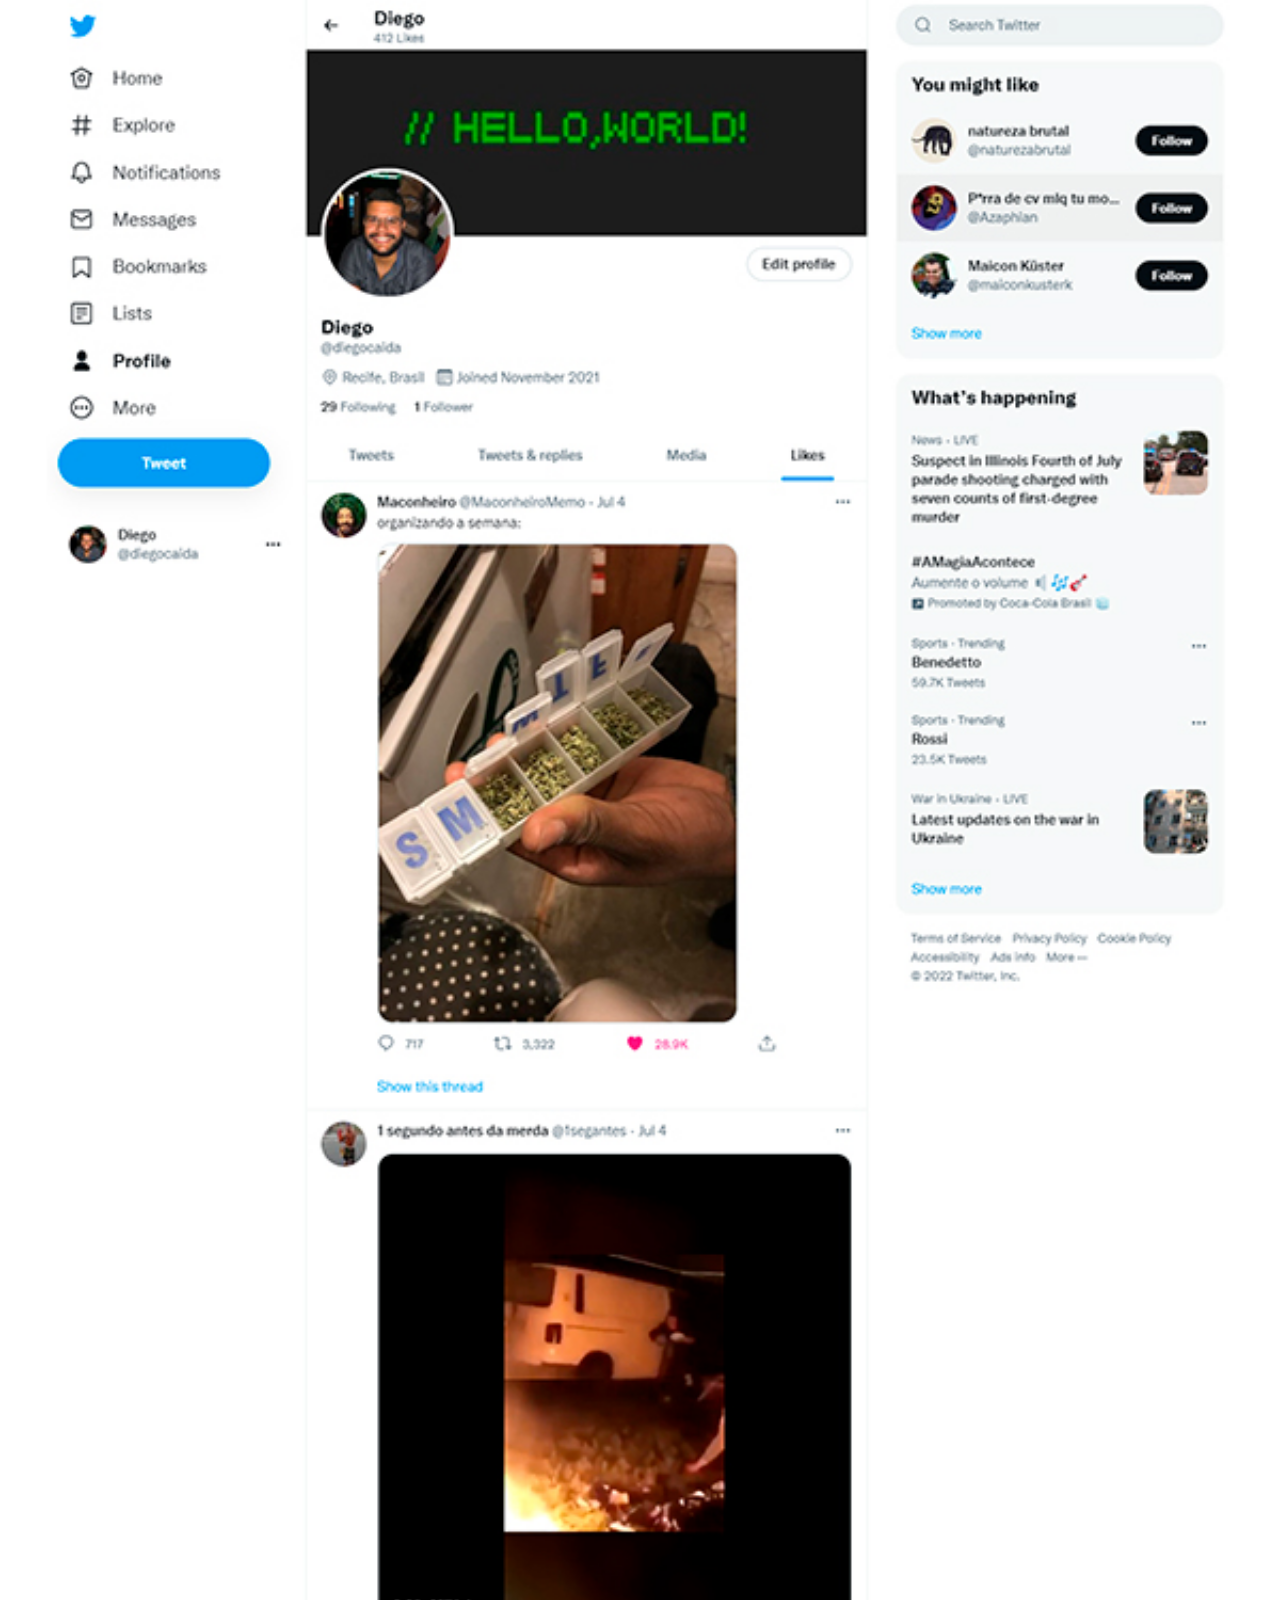
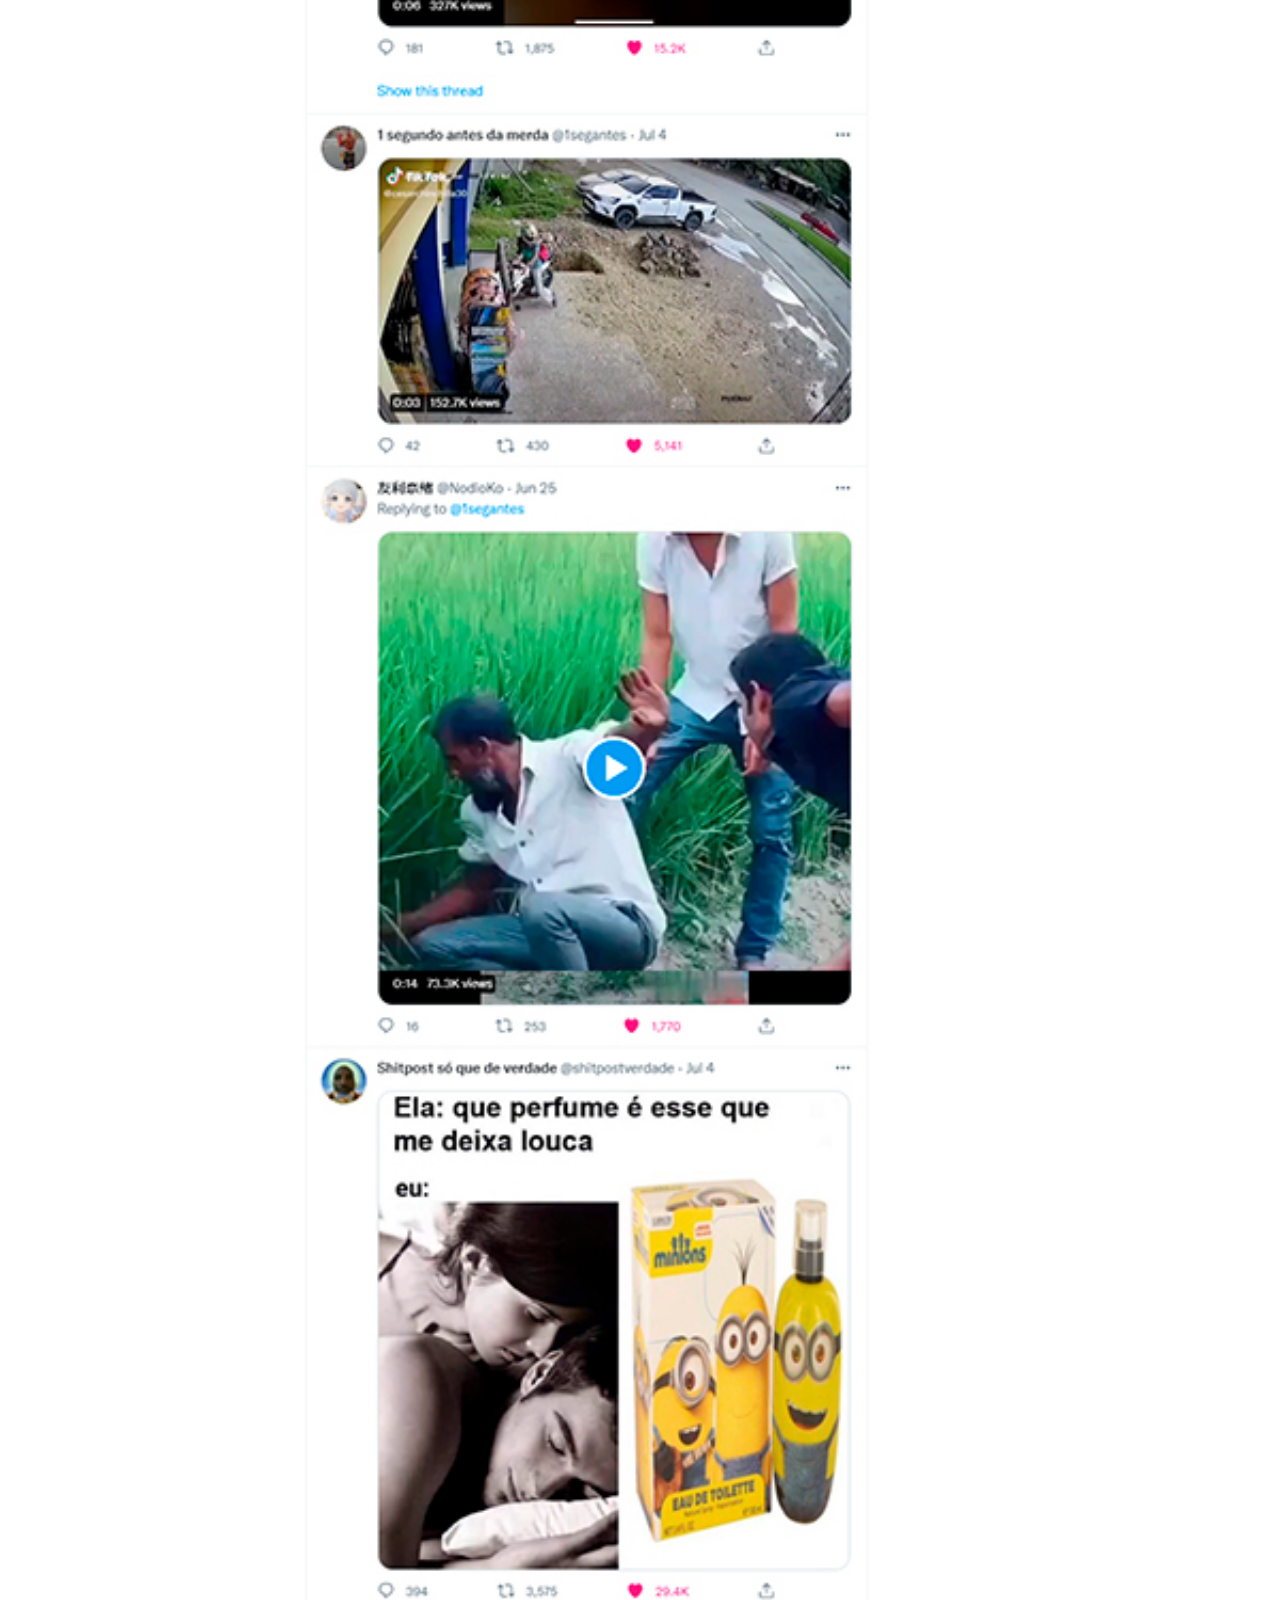
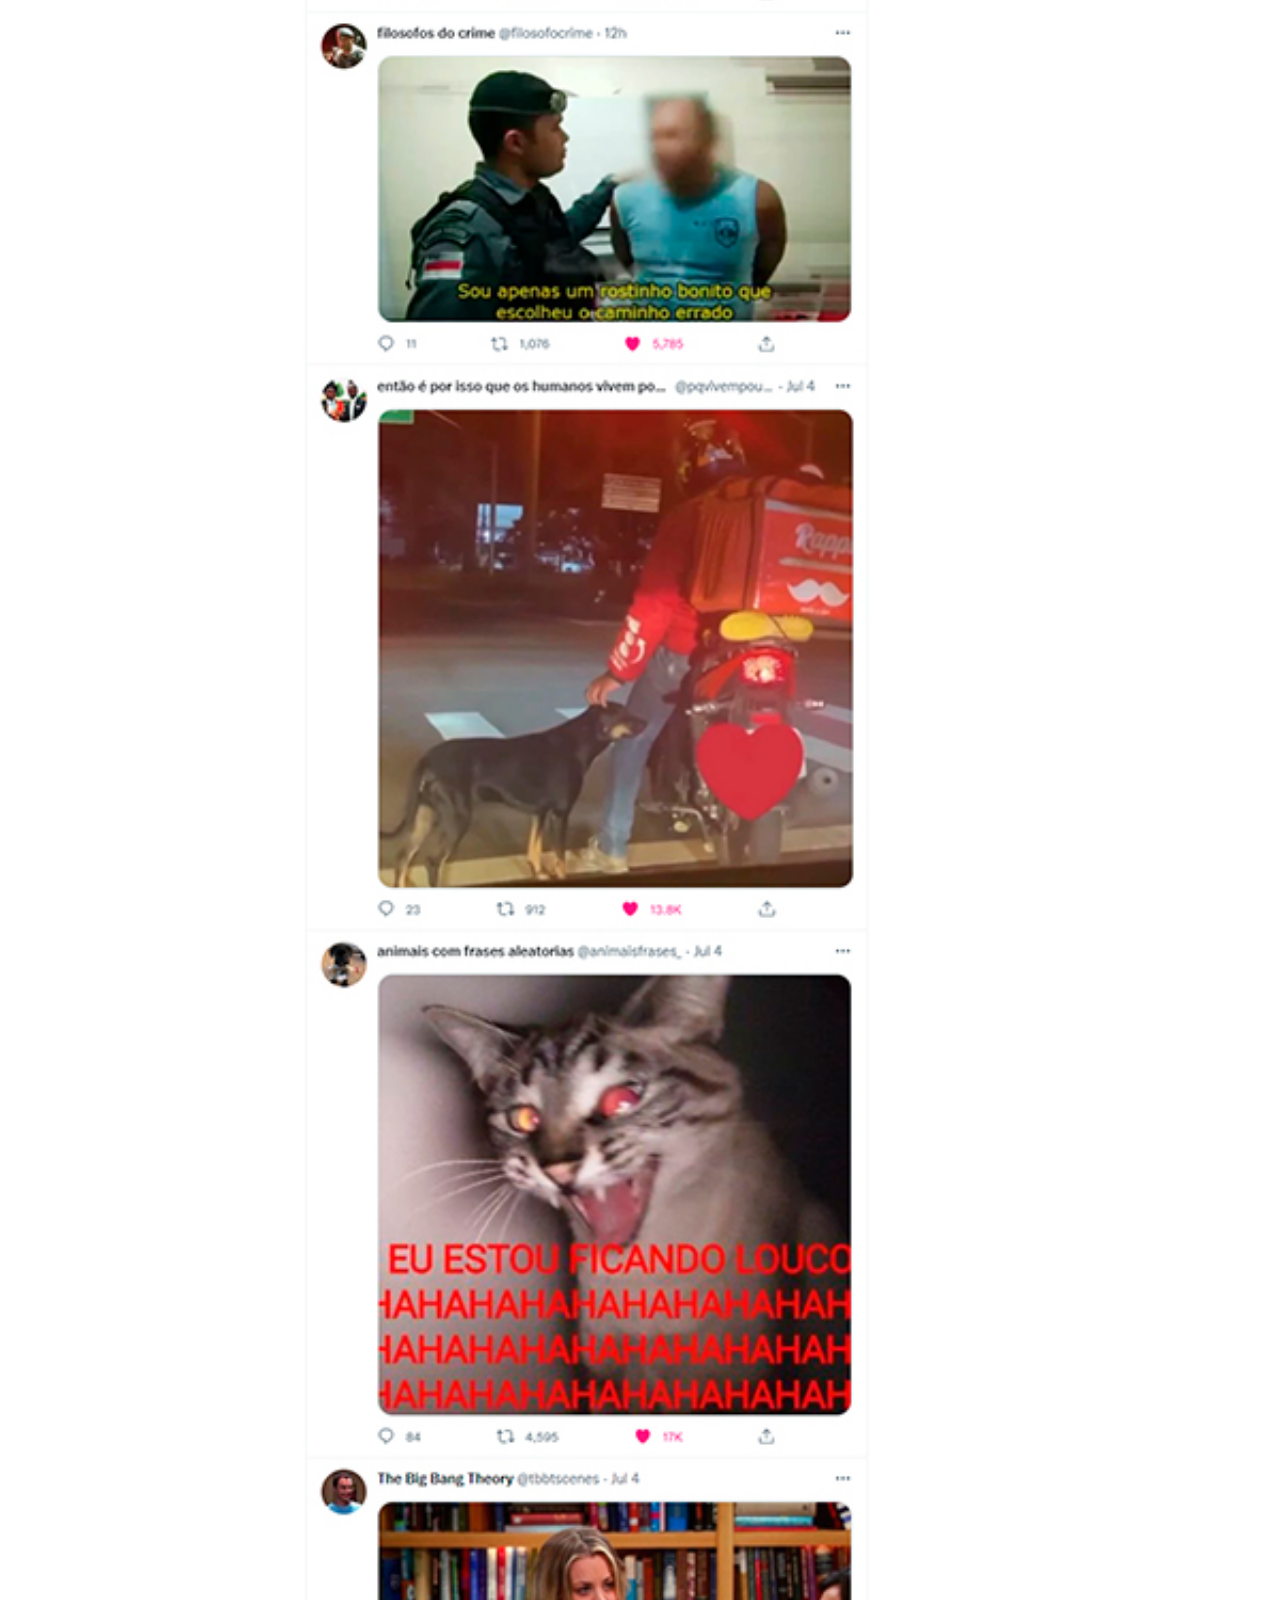
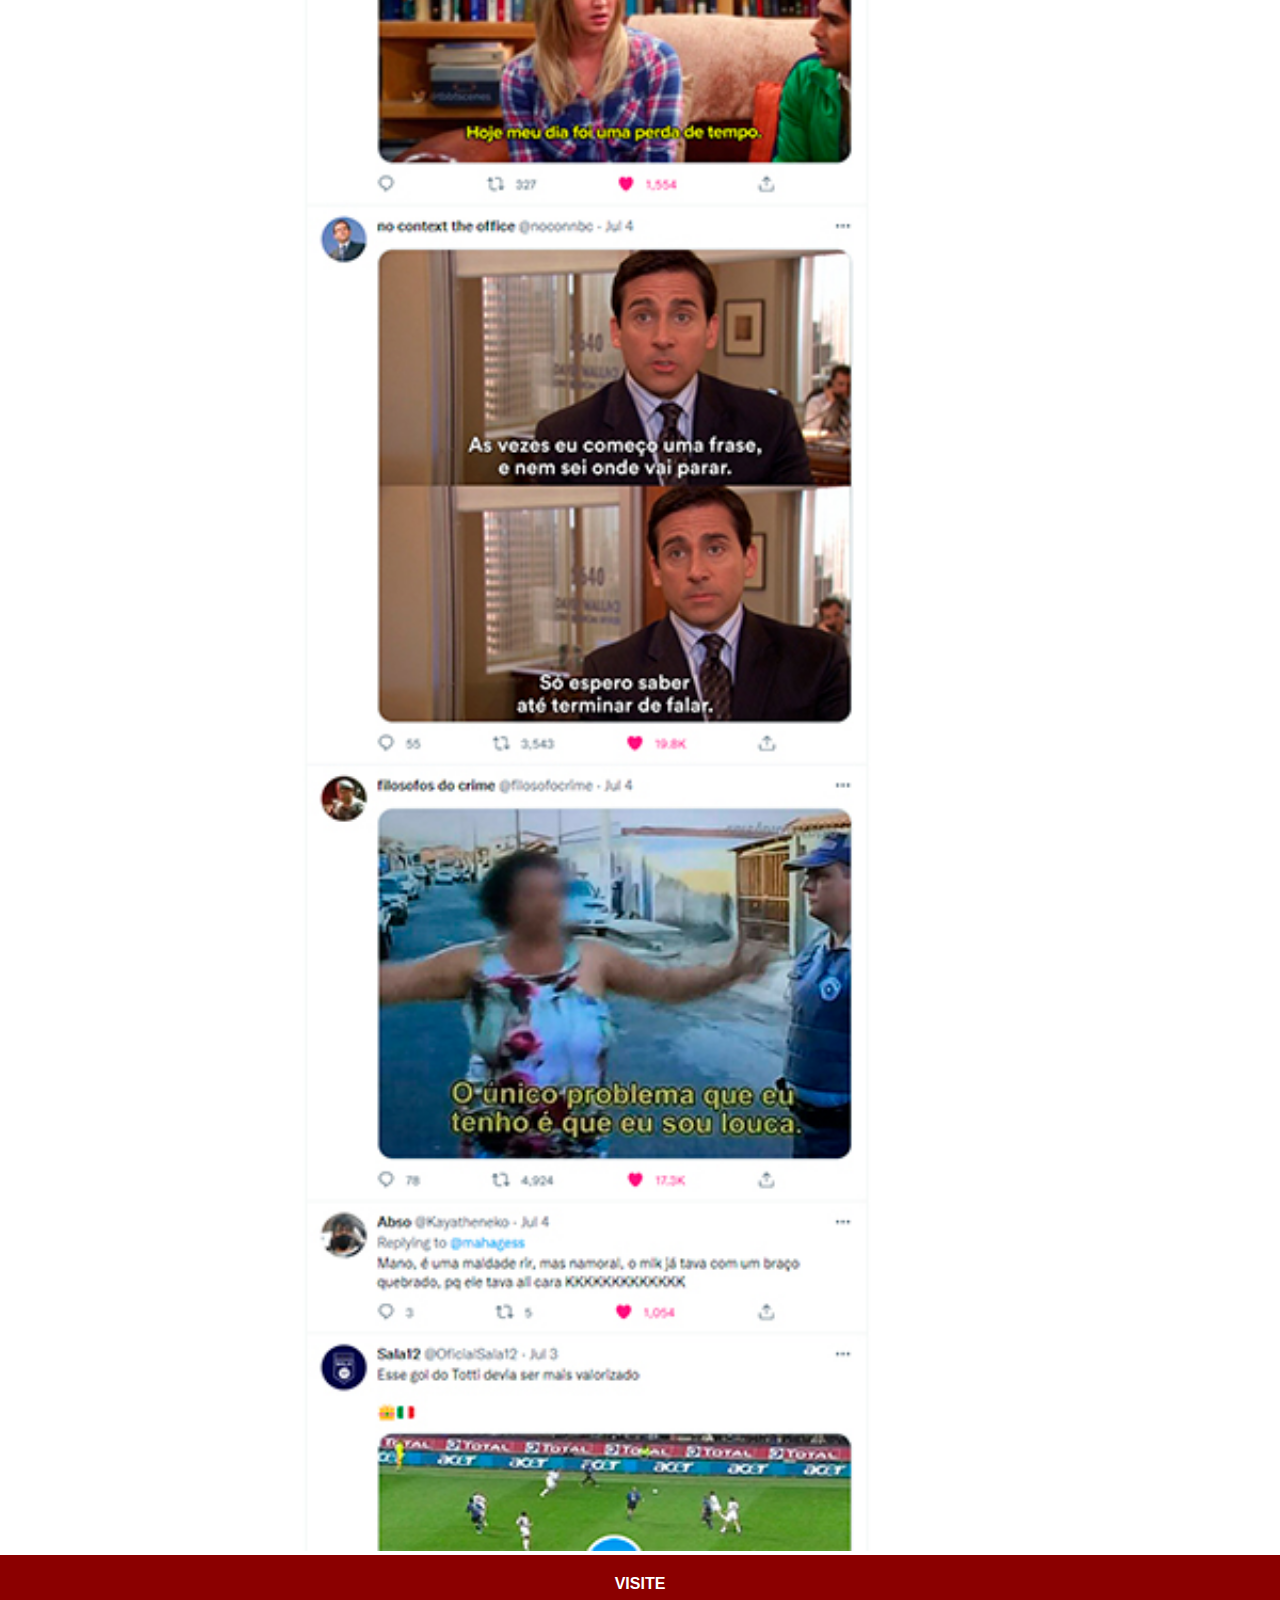
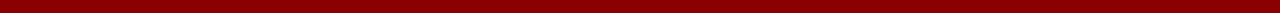
<file: twitter.html>
<!DOCTYPE html>
<html lang="pt-br">
<head>
    <meta charset="UTF-8">
    <meta http-equiv="X-UA-Compatible" content="IE=edge">
    <meta name="viewport" content="width=device-width, initial-scale=1.0">
    <link rel="stylesheet" href="sociais.css">
    <title>Document</title>
</head>
<body>
    <img src="imagens/tela-twitter-diego.jpg" alt="Twitter">
    <a href="https://twitter.com/diegocaida" target="_blank">VISITE</a>
    
</body>
</html>
</file>
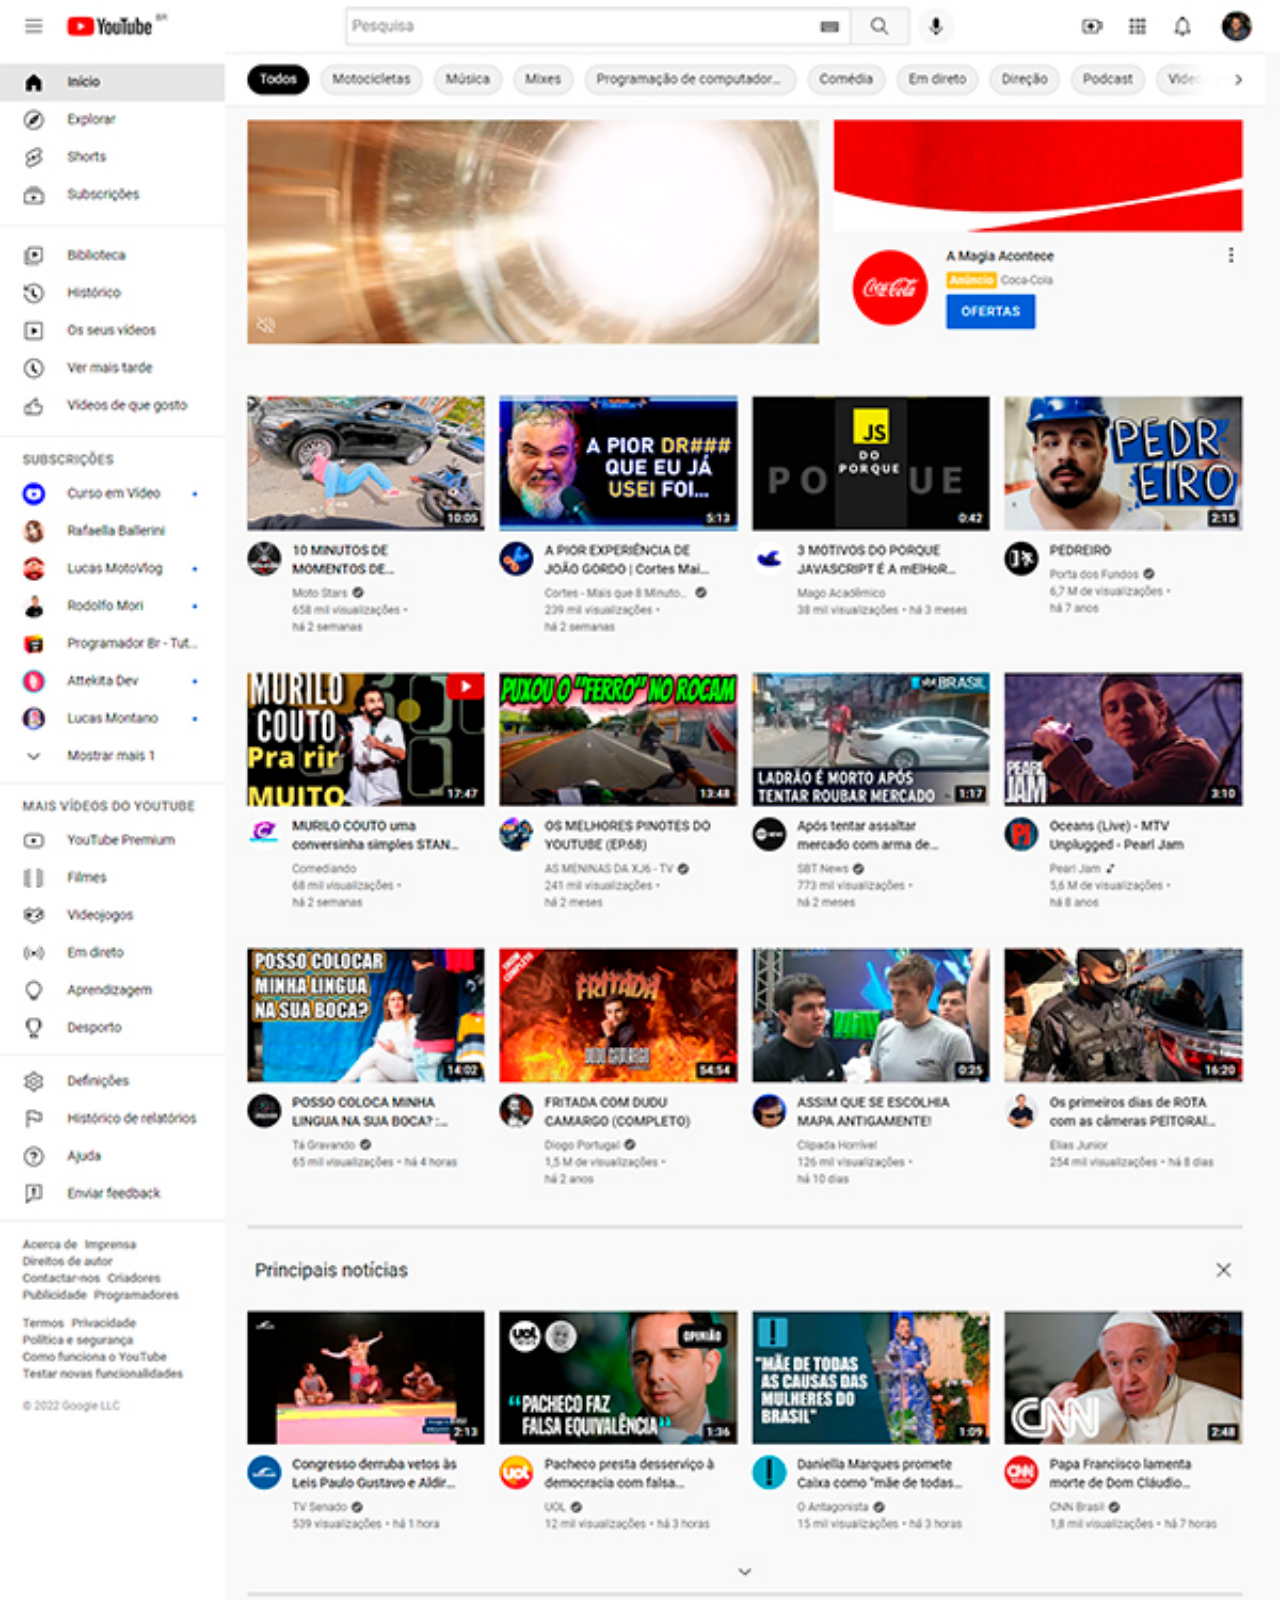
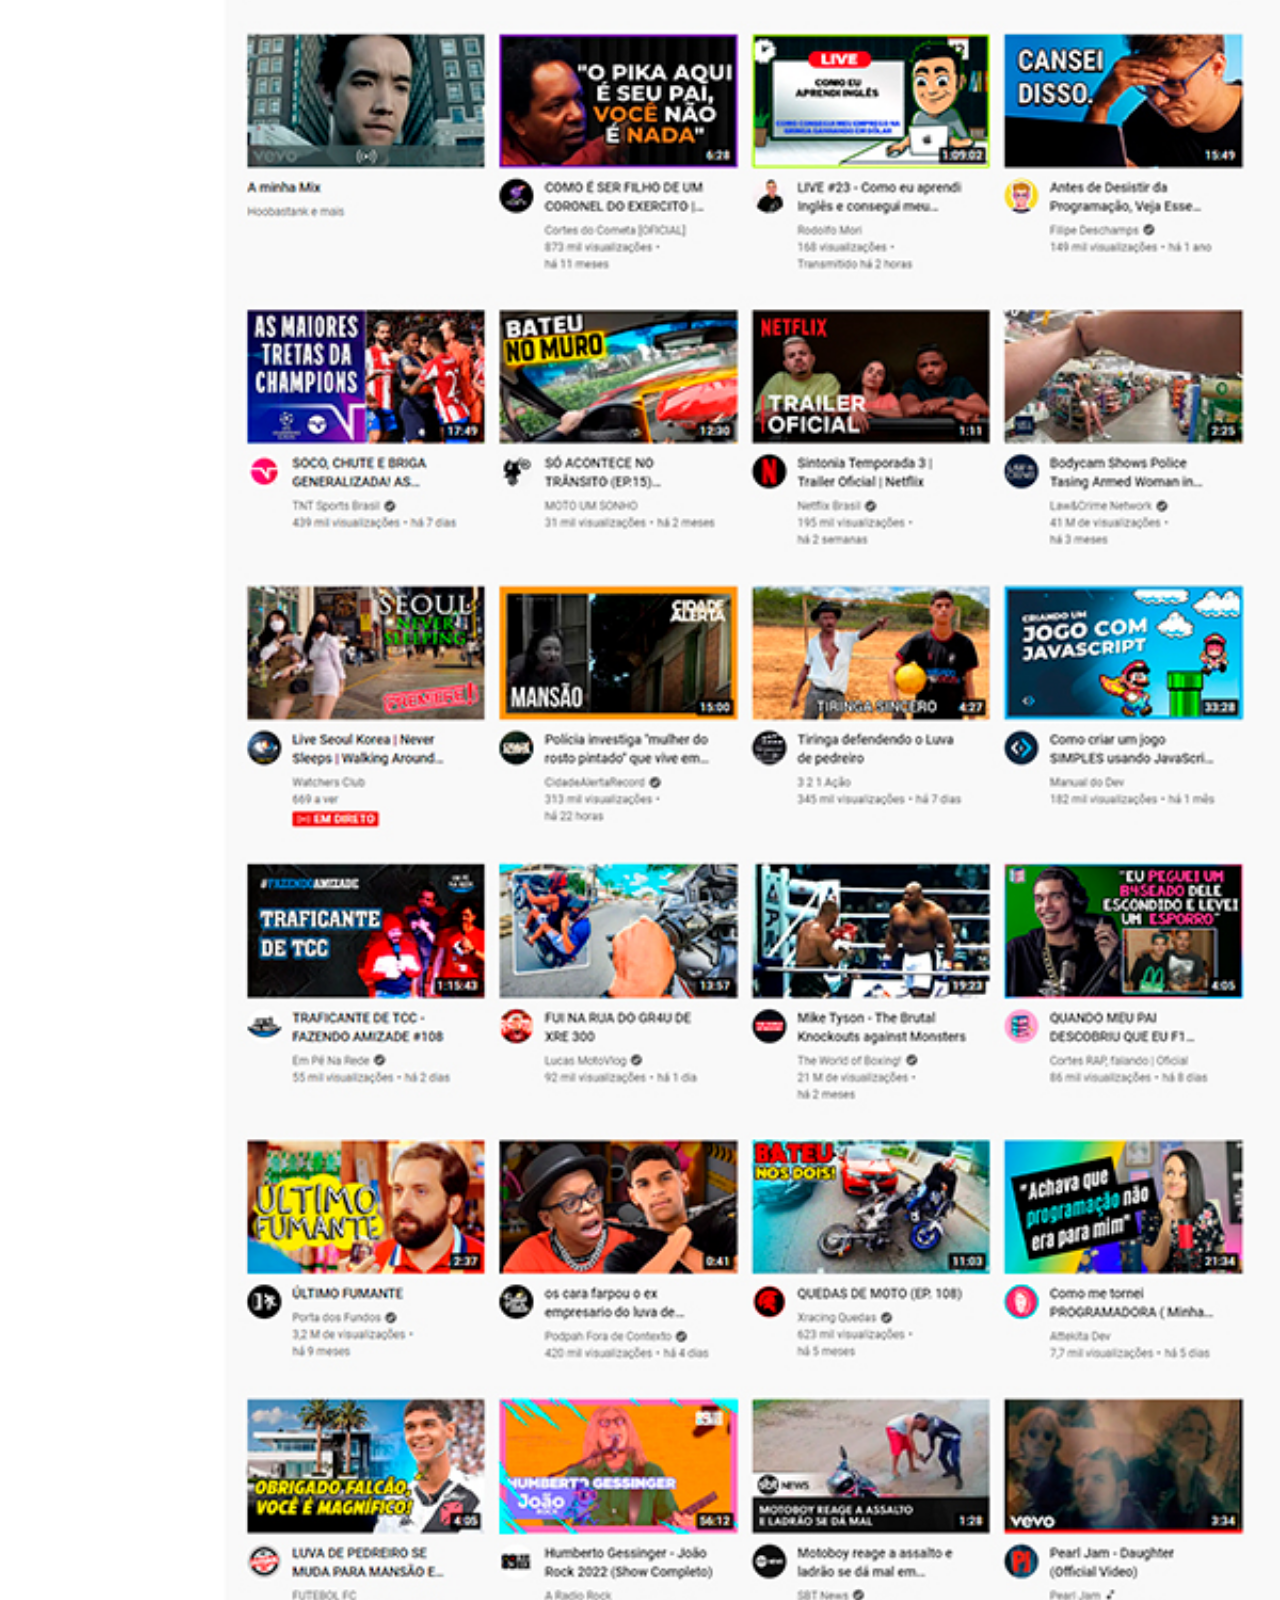
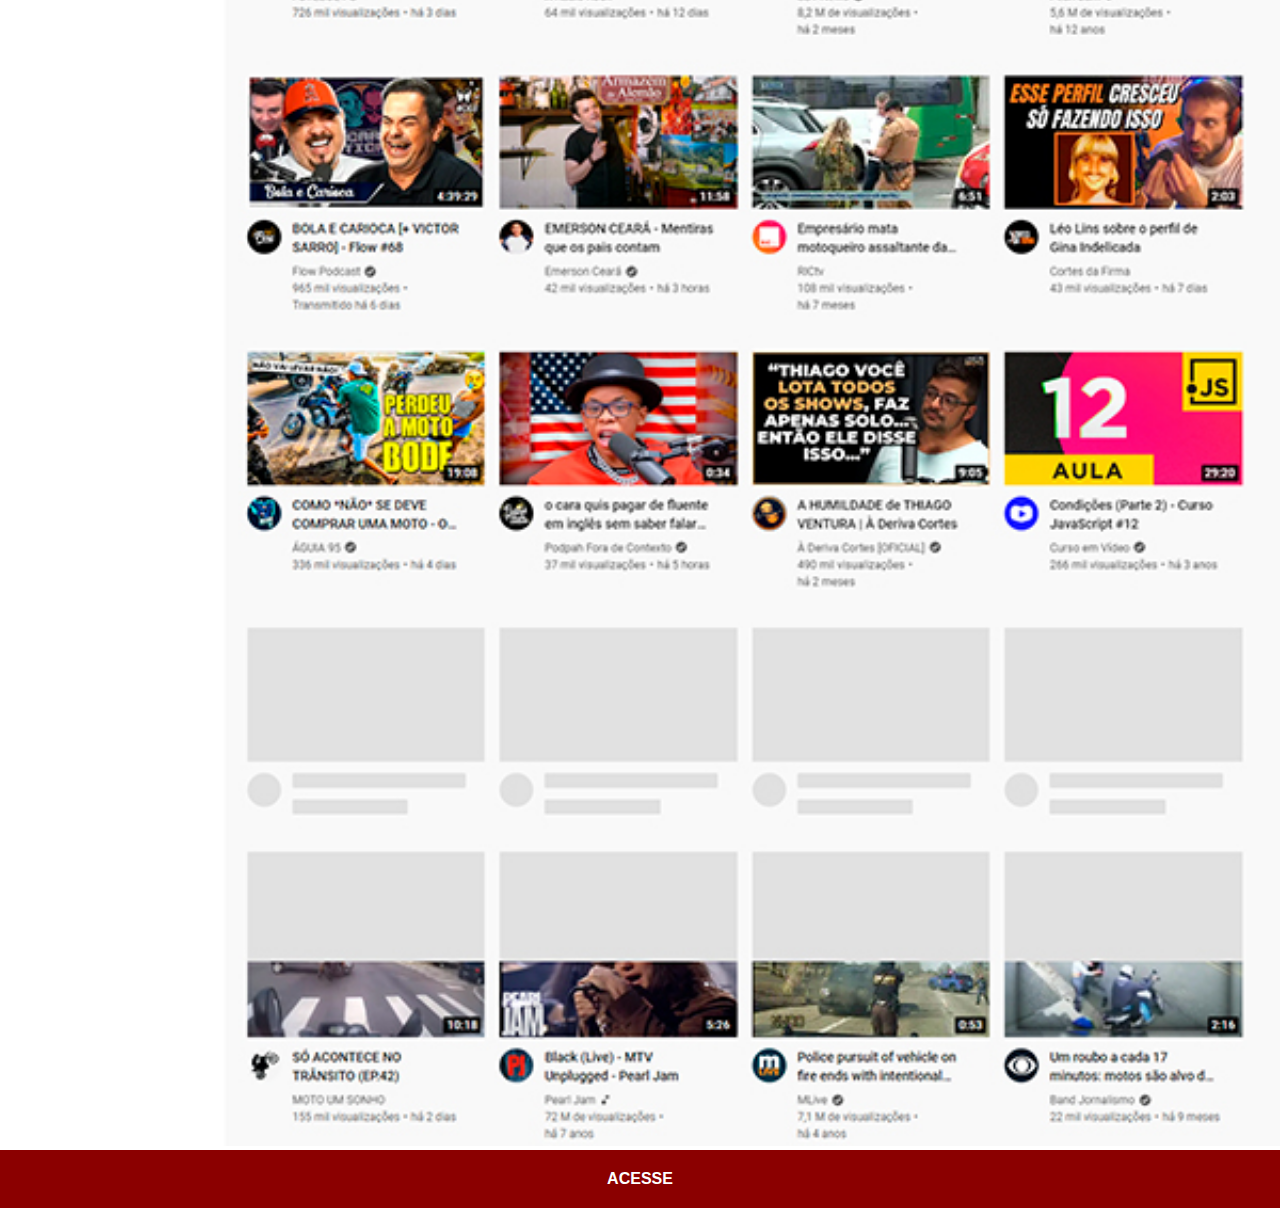
<file: youtube.html>
<!DOCTYPE html>
<html lang="pt-br">
<head>
    <meta charset="UTF-8">
    <meta http-equiv="X-UA-Compatible" content="IE=edge">
    <meta name="viewport" content="width=device-width, initial-scale=1.0">
    <link rel="stylesheet" href="sociais.css">
    <title>Document</title>
</head>
<body>
    <img src="imagens/tela-youtube-diego.jpg" alt="YouTube">
    <a href="https://www.youtube.com/channel/UCZZ-0khq7JQWRqow7Atak9Q" target="_blank">ACESSE</a>
    
</body>
</html>
</file>
<file: sociais.css>
@charset "UTF-8";

* {
    margin: 0px;
    padding: 0px;
    font-family: Arial, Helvetica, sans-serif;
}

::-webkit-scrollbar {
    width: 0px;
    height: 0px;
}

img {
    width: 100vw;
}

a {
    display: block;
    background-color: darkred;
    color: white;
    padding: 20px;
    text-align: center;
    font-weight: bold;
    text-decoration: none;
}

a:hover {
    background-color: red;
}
</file>
